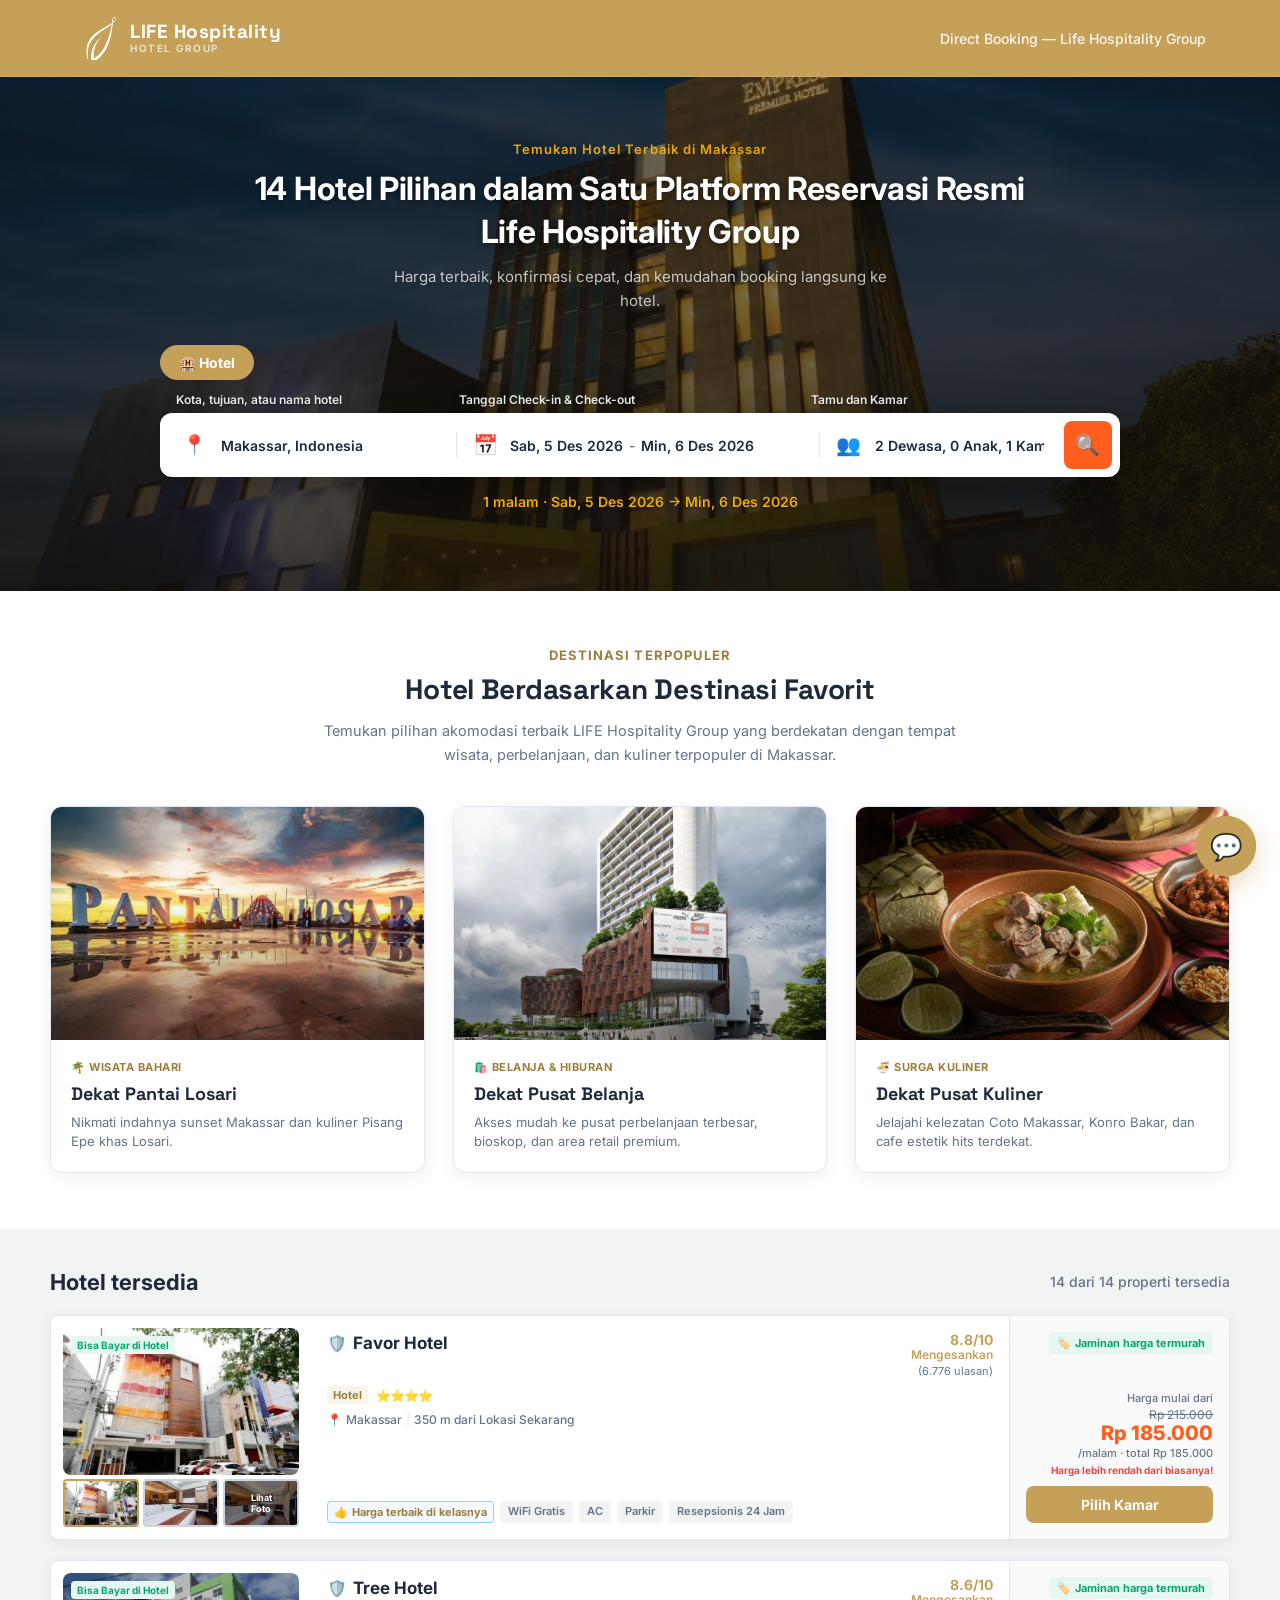
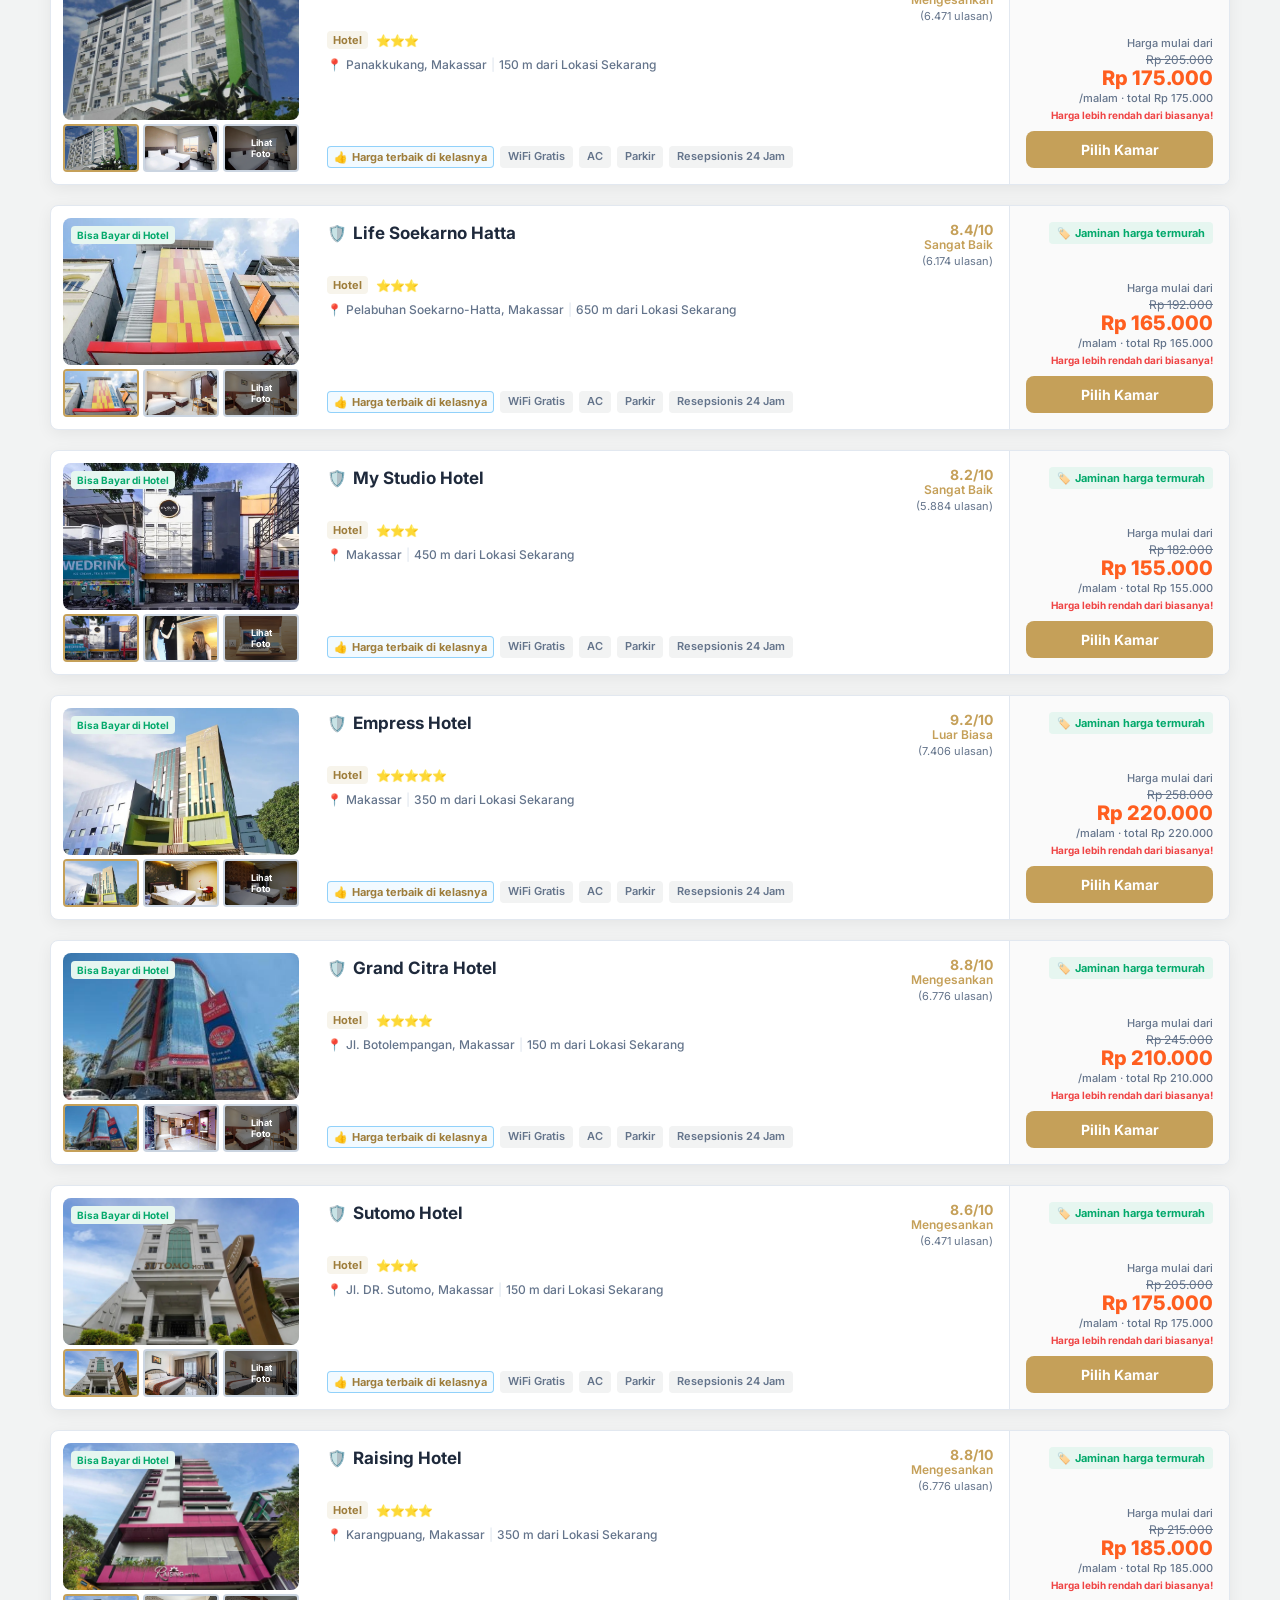
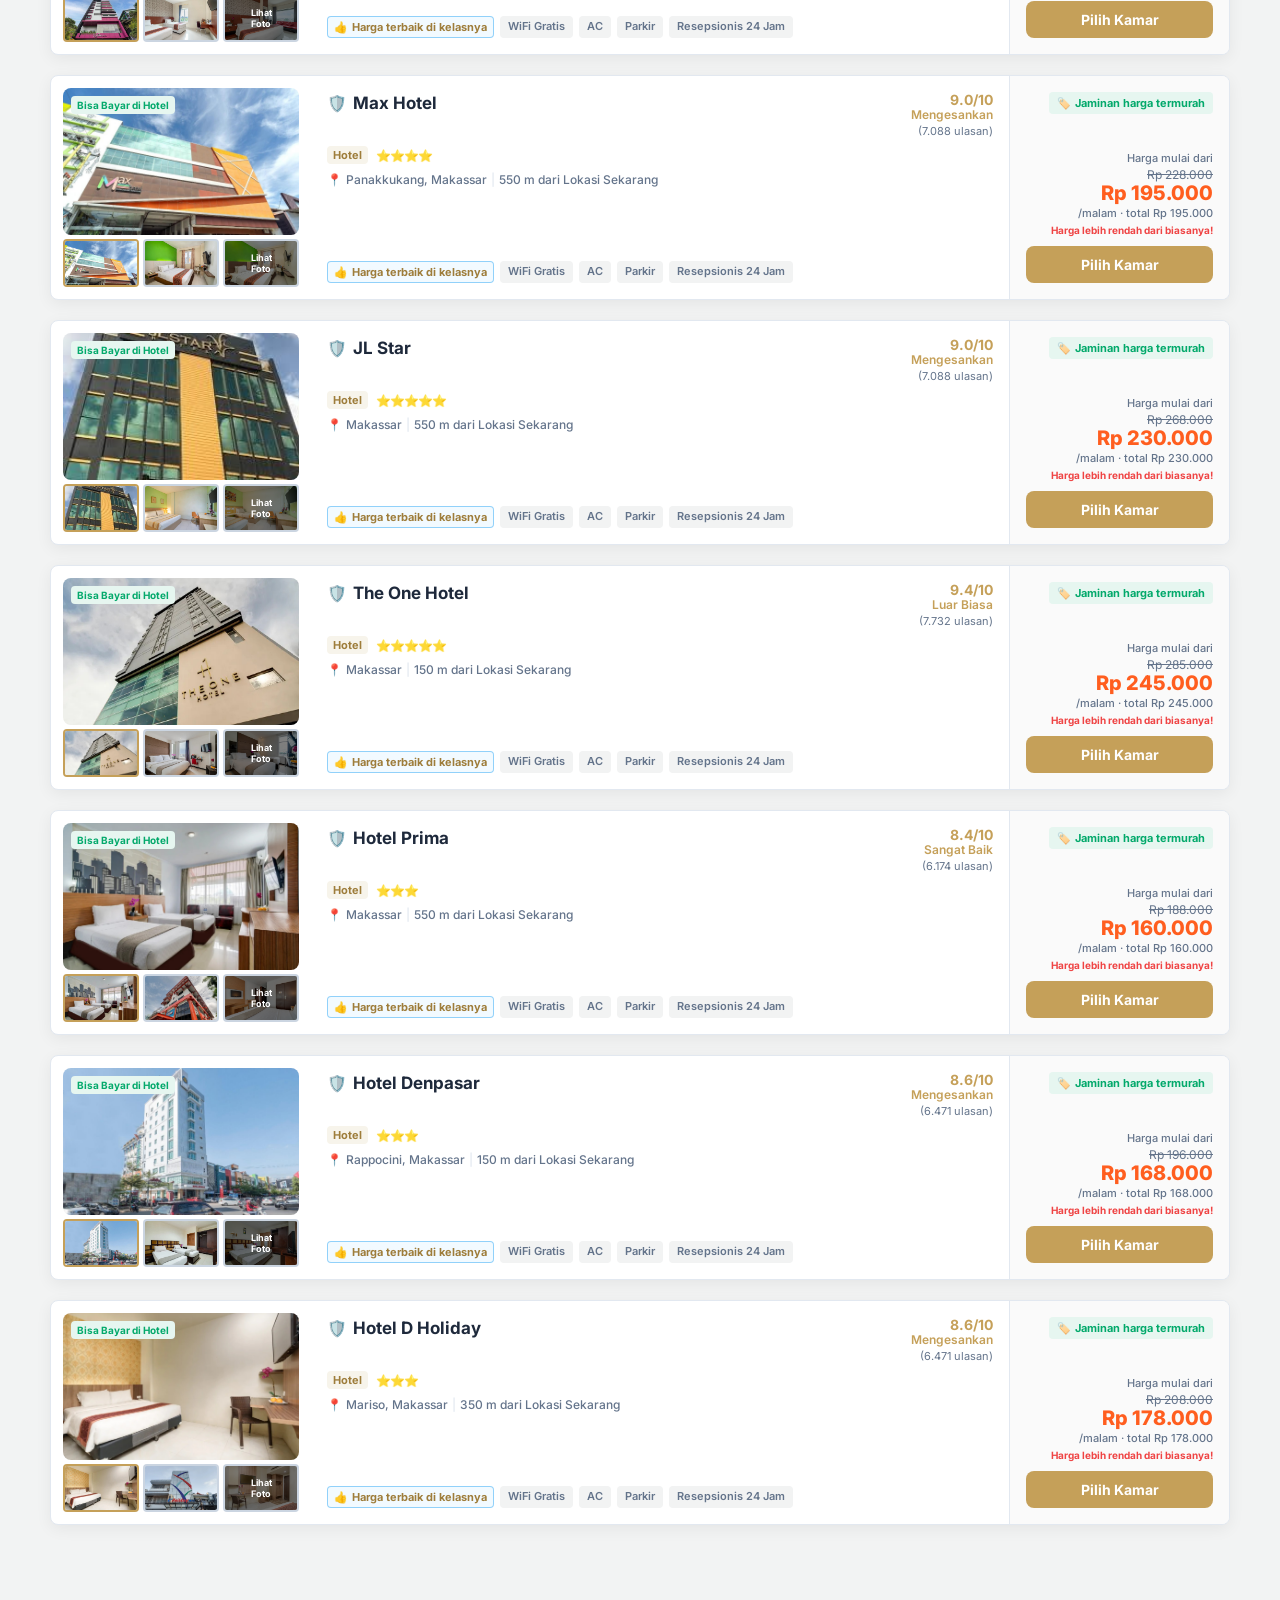
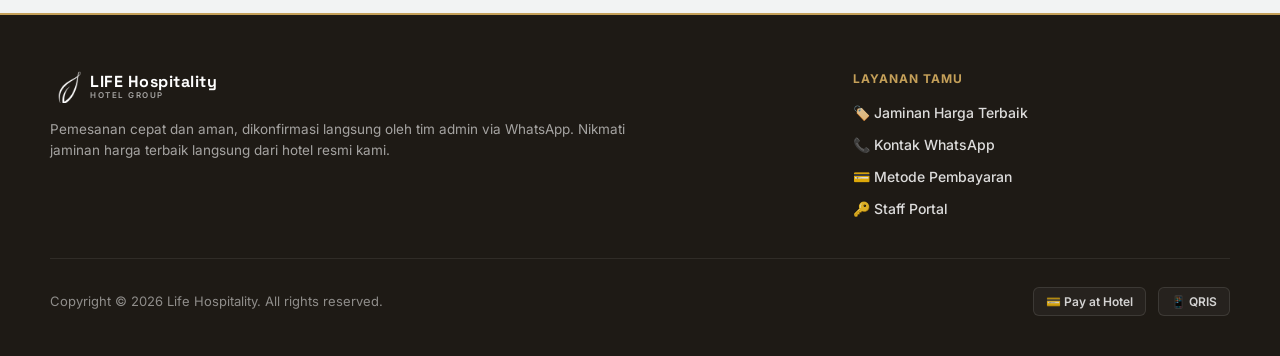
<file: index.html>
<!DOCTYPE html>
<html lang="id">
<head>
<meta charset="UTF-8" />
<meta name="viewport" content="width=device-width, initial-scale=1.0" />
<title>LIFE Hospitality — Direct Booking</title>
<link rel="preconnect" href="https://fonts.googleapis.com">
<link rel="preconnect" href="https://fonts.gstatic.com" crossorigin>
<link href="https://fonts.googleapis.com/css2?family=Space+Grotesk:wght@500;700&family=Inter:wght@400;500;600;700&family=JetBrains+Mono:wght@500;700&display=swap" rel="stylesheet">
<link rel="stylesheet" href="style.css">
</head>
<body>

<!-- ============ HEADER ============ -->
<header class="topbar">
  <div class="topbar__inner">
    <div class="brand">
      <div class="brand__logo-wrapper">
        <img src="img/logo-life-hospitality.png" alt="Life Hospitality Logo" class="brand__logo-img">
      </div>
      <div class="brand__text">
        <span class="brand__title">LIFE Hospitality</span>
        <span class="brand__subtitle">Hotel Group</span>
      </div>
    </div>
    <div class="topbar__tag">Direct Booking — Life Hospitality Group</div>
  </div>
</header>

<!-- ============ HERO / SEARCH ============ -->
<section class="hero">
  <div class="hero__inner">
    <p class="hero__eyebrow">Temukan Hotel Terbaik di Makassar</p>
    <h1 class="hero__title">14 Hotel Pilihan dalam Satu Platform Reservasi Resmi <span style="white-space:nowrap">Life Hospitality Group</span></h1>
    <p class="hero__sub">Harga terbaik, konfirmasi cepat, dan kemudahan booking langsung ke hotel.</p>

    <div class="search-container">
      <div class="search-tabs">
        <button type="button" class="search-tab active">🏨 Hotel</button>
      </div>
      
      <div class="search-labels">
        <span class="search-label">Kota, tujuan, atau nama hotel</span>
        <span class="search-label">Tanggal Check-in & Check-out</span>
        <span class="search-label">Tamu dan Kamar</span>
      </div>
      
      <form class="searchbar" id="searchForm">
        <div class="searchbar__field searchbar__field--location">
          <span class="searchbar__icon">📍</span>
          <input type="text" id="destination" placeholder="Kota, hotel, tempat wisata" value="Makassar, Indonesia" readonly>
        </div>
        <div class="searchbar__field searchbar__field--date" id="datePickerTrigger" style="cursor: pointer;">
          <span class="searchbar__icon">📅</span>
          <div class="date-display-wrapper" style="display: flex; align-items: center; gap: 6px; font-size: 14px; font-weight: 600; color: var(--text-dark); width: 100%; user-select: none;">
            <span id="checkinDisplay" style="white-space: nowrap;">Pilih Tanggal</span>
            <span class="date-display-sep" style="color: var(--text-muted); font-weight: 500;">-</span>
            <span id="checkoutDisplay" style="white-space: nowrap;">Pilih Tanggal</span>
          </div>
          <input type="hidden" id="checkin" name="checkin" required>
          <input type="hidden" id="checkout" name="checkout" required>
        </div>
        <div class="searchbar__field searchbar__field--guests" id="guestsPickerTrigger" style="cursor: pointer;">
          <span class="searchbar__icon">👥</span>
          <input type="text" id="guests" value="2 Dewasa, 0 Anak, 1 Kamar" readonly style="cursor: pointer;">
        </div>
        <button type="submit" class="searchbar__btn" aria-label="Cari">🔍</button>
      </form>

      <!-- Custom Datepicker Popover (Traveloka Style) -->
      <div class="traveloka-datepicker" id="travelokaDatePicker" style="display: none;">
        <div class="datepicker-header">
          <div class="datepicker-summary">
            <div class="datepicker-summary__item">
              <span class="summary-label">Check-In</span>
              <span class="summary-value" id="pickerCheckinVal">Pilih Tanggal</span>
            </div>
            <div class="datepicker-summary__sep">➔</div>
            <div class="datepicker-summary__item">
              <span class="summary-label">Check-Out</span>
              <span class="summary-value" id="pickerCheckoutVal">Pilih Tanggal</span>
            </div>
          </div>
          <button type="button" class="datepicker-close-btn" id="pickerCloseBtn">Selesai</button>
        </div>
        <div class="datepicker-calendars">
          <!-- Calendar Month 1 -->
          <div class="datepicker-month">
            <div class="datepicker-month-header">
              <button type="button" class="datepicker-nav-btn datepicker-nav-btn--prev" id="pickerPrevBtn">❮</button>
              <span class="datepicker-month-title" id="monthTitleLeft">Bulan 1</span>
              <button type="button" class="datepicker-nav-btn datepicker-nav-btn--next mobile-only-nav" id="pickerNextBtnMobile">❯</button>
            </div>
            <div class="datepicker-weekdays">
              <span>Sen</span><span>Sel</span><span>Rab</span><span>Kam</span><span>Jum</span><span>Sab</span><span class="sun">Min</span>
            </div>
            <div class="datepicker-days" id="daysContainerLeft"></div>
          </div>
          <!-- Calendar Month 2 -->
          <div class="datepicker-month">
            <div class="datepicker-month-header">
              <button type="button" class="datepicker-nav-btn datepicker-nav-btn--prev mobile-only-nav" id="pickerPrevBtnMobile">❮</button>
              <span class="datepicker-month-title" id="monthTitleRight">Bulan 2</span>
              <button type="button" class="datepicker-nav-btn datepicker-nav-btn--next" id="pickerNextBtn">❯</button>
            </div>
            <div class="datepicker-weekdays">
              <span>Sen</span><span>Sel</span><span>Rab</span><span>Kam</span><span>Jum</span><span>Sab</span><span class="sun">Min</span>
            </div>
            <div class="datepicker-days" id="daysContainerRight"></div>
          </div>
        </div>
      </div>

      <!-- Custom Guests Picker Popover (Traveloka Style) -->
      <div class="traveloka-guestspicker" id="guestsPicker" style="display: none;">
        <div class="guestspicker-row">
          <div class="guestspicker-label-group">
            <span class="guestspicker-icon">🛏️</span>
            <div class="guestspicker-label-info">
              <span class="guestspicker-title">Kamar</span>
              <span class="guestspicker-subtitle">Jumlah kamar dipesan</span>
            </div>
          </div>
          <div class="guestspicker-counter">
            <button type="button" class="counter-btn" id="btnDecRooms">-</button>
            <span class="counter-val" id="valRooms">1</span>
            <button type="button" class="counter-btn" id="btnIncRooms">+</button>
          </div>
        </div>
        
        <div class="guestspicker-row">
          <div class="guestspicker-label-group">
            <span class="guestspicker-icon">👤</span>
            <div class="guestspicker-label-info">
              <span class="guestspicker-title">Dewasa</span>
              <span class="guestspicker-subtitle">Usia 12 tahun ke atas</span>
            </div>
          </div>
          <div class="guestspicker-counter">
            <button type="button" class="counter-btn" id="btnDecAdults">-</button>
            <span class="counter-val" id="valAdults">2</span>
            <button type="button" class="counter-btn" id="btnIncAdults">+</button>
          </div>
        </div>

        <div class="guestspicker-row">
          <div class="guestspicker-label-group">
            <span class="guestspicker-icon">👶</span>
            <div class="guestspicker-label-info">
              <span class="guestspicker-title">Anak-anak</span>
              <span class="guestspicker-subtitle">Usia 0 - 11 tahun</span>
            </div>
          </div>
          <div class="guestspicker-counter">
            <button type="button" class="counter-btn" id="btnDecKids">-</button>
            <span class="counter-val" id="valKids">0</span>
            <button type="button" class="counter-btn" id="btnIncKids">+</button>
          </div>
        </div>

        <div class="guestspicker-footer">
          <button type="button" class="datepicker-close-btn" id="btnGuestsDone" style="width: 100%;">Selesai</button>
        </div>
      </div>
    </div>
    <p class="hero__nights" id="nightsInfo" aria-live="polite"></p>
  </div>
</section>


<!-- ============ DESTINASI FAVORIT ============ -->
<section class="destinasi" id="destinasiSection">
  <div class="destinasi__inner">
    <div class="destinasi__head">
      <p class="destinasi__eyebrow">Destinasi Terpopuler</p>
      <h2 class="destinasi__title">Hotel Berdasarkan Destinasi Favorit</h2>
      <p class="destinasi__sub">Temukan pilihan akomodasi terbaik LIFE Hospitality Group yang berdekatan dengan tempat wisata, perbelanjaan, dan kuliner terpopuler di Makassar.</p>
    </div>
    
    <div class="destinasi__grid">
      <!-- Card Pantai Losari -->
      <div class="destinasi-card" data-destination="losari">
        <div class="destinasi-card__media">
          <img src="img/losari-dest.png" alt="Pantai Losari Makassar">
          <div class="destinasi-card__overlay"></div>
        </div>
        <div class="destinasi-card__content">
          <span class="destinasi-card__tag">🌴 Wisata Bahari</span>
          <h3 class="destinasi-card__title">Dekat Pantai Losari</h3>
          <p class="destinasi-card__desc">Nikmati indahnya sunset Makassar dan kuliner Pisang Epe khas Losari.</p>
        </div>
      </div>
      
      <!-- Card Pusat Perbelanjaan -->
      <div class="destinasi-card" data-destination="mall">
        <div class="destinasi-card__media">
          <img src="img/mall-dest.png" alt="Pusat Perbelanjaan Nipah Mall / Mall Panakkukang">
          <div class="destinasi-card__overlay"></div>
        </div>
        <div class="destinasi-card__content">
          <span class="destinasi-card__tag">🛍️ Belanja & Hiburan</span>
          <h3 class="destinasi-card__title">Dekat Pusat Belanja</h3>
          <p class="destinasi-card__desc">Akses mudah ke pusat perbelanjaan terbesar, bioskop, dan area retail premium.</p>
        </div>
      </div>
      
      <!-- Card Pusat Kuliner & Cafe -->
      <div class="destinasi-card" data-destination="kuliner">
        <div class="destinasi-card__media">
          <img src="img/kuliner-dest.png" alt="Kuliner Makassar">
          <div class="destinasi-card__overlay"></div>
        </div>
        <div class="destinasi-card__content">
          <span class="destinasi-card__tag">🍜 Surga Kuliner</span>
          <h3 class="destinasi-card__title">Dekat Pusat Kuliner</h3>
          <p class="destinasi-card__desc">Jelajahi kelezatan Coto Makassar, Konro Bakar, dan cafe estetik hits terdekat.</p>
        </div>
      </div>
    </div>
  </div>
</section>

<!-- ============ DETAIL DESTINASI ============ -->
<section class="destinasi-detail" id="destinationDetailSection" style="display: none;">
  <div class="destinasi-detail__inner">
    <div class="destinasi-detail__header">
      <button class="btn-back" id="backToHomeBtn">← Kembali ke Beranda</button>
      <div class="destinasi-detail__meta">
        <h2 class="destinasi-detail__title" id="destDetailTitle">Hotel Dekat Pantai Losari</h2>
        <p class="destinasi-detail__desc" id="destDetailDesc">Menampilkan daftar hotel pilihan terbaik dekat Pantai Losari dengan jaminan harga langsung.</p>
      </div>
    </div>
    
    <div class="hotel-grid" id="destHotelGrid">
      <!-- Diisi secara dinamis -->
    </div>
  </div>
</section>

<!-- ============ RESULTS ============ -->
<section class="results" id="resultsSection">
  <div class="results__inner">
    <div class="results__head">
      <h2 id="resultsTitle">Hotel tersedia</h2>
      <span class="results__count" id="resultsCount"></span>
    </div>
    <div class="hotel-grid" id="hotelGrid"></div>
  </div>
</section>

<!-- ============ FOOTER ============ -->
<footer class="footer">
  <div class="footer__inner">
    <div class="footer__main">
      <div class="footer__brand-block">
        <div class="footer__brand">
          <div class="brand__logo-wrapper" style="width: 32px; height: 32px; overflow: hidden; display: flex; align-items: flex-start; justify-content: center;">
            <img src="img/logo-life-hospitality.png" alt="Life Hospitality Logo" class="brand__logo-img" style="width: 100%; height: 155%; object-fit: cover; object-position: top center; filter: brightness(0) invert(1);">
          </div>
          <div class="brand__text" style="text-align: left; display: flex; flex-direction: column; line-height: 1.15; margin-left: 8px;">
            <span class="brand__title" style="font-size: 16px; color: var(--white); font-family: 'Space Grotesk', sans-serif; font-weight: 700; letter-spacing: 0.5px;">LIFE Hospitality</span>
            <span class="brand__subtitle" style="font-size: 8px; color: rgba(255, 255, 255, 0.6); font-weight: 600; text-transform: uppercase; letter-spacing: 1.5px;">Hotel Group</span>
          </div>
        </div>
        <p class="footer__desc">Pemesanan cepat dan aman, dikonfirmasi langsung oleh tim admin via WhatsApp. Nikmati jaminan harga terbaik langsung dari hotel resmi kami.</p>
      </div>
      <div class="footer__links-block">
        <span class="footer__links-title">Layanan Tamu</span>
        <ul class="footer__links">
          <li><a href="#" class="chat-trigger-faq" data-faq="harga">🏷️ Jaminan Harga Terbaik</a></li>
          <li><a href="#" class="chat-trigger-faq" data-faq="wa">📞 Kontak WhatsApp</a></li>
          <li><a href="#" class="chat-trigger-faq" data-faq="bayar">💳 Metode Pembayaran</a></li>
          <li><a href="dashboard.html" target="_blank">🔑 Staff Portal</a></li>
        </ul>
      </div>
    </div>
    <div class="footer__bottom">
      <p class="footer__copy">Copyright &copy; <span id="copyrightYear">2026</span> Life Hospitality. All rights reserved.</p>
      <div class="footer__payment-methods">
        <span class="payment-badge">💳 Pay at Hotel</span>
        <span class="payment-badge">📱 QRIS</span>
      </div>
    </div>
  </div>
</footer>

<!-- ============ BOOKING MODAL ============ -->
<div class="modal" id="bookingModal" aria-hidden="true">
  <div class="modal__overlay" id="modalOverlay"></div>
  <div class="modal__panel" role="dialog" aria-modal="true" aria-labelledby="modalHotelName">
    <button class="modal__close" id="modalClose" aria-label="Tutup">✕</button>

    <!-- STEP 1: FORM -->
    <div class="modal__step" id="stepForm">
      <p class="modal__eyebrow">Pemesanan kamar</p>
      <h3 class="modal__hotel-name" id="modalHotelName"></h3>
      <p class="modal__hotel-area" id="modalHotelArea"></p>

      <div class="ticket" id="modalTicket">
        <div class="ticket__seg">
          <span class="ticket__label">Check-in</span>
          <span class="ticket__value" id="ticketCheckin">—</span>
        </div>
        <div class="ticket__seg ticket__seg--mid">
          <span class="ticket__label">Malam</span>
          <span class="ticket__value" id="ticketNights">—</span>
        </div>
        <div class="ticket__seg">
          <span class="ticket__label">Check-out</span>
          <span class="ticket__value" id="ticketCheckout">—</span>
        </div>
      </div>

      <p class="modal__total">Estimasi total: <strong id="modalTotal">Rp 0</strong></p>
      <p id="modalRoomsInfo" style="display: none; font-size: 12px; color: var(--text-muted); margin: -10px 0 12px; text-align: center;"></p>

      <form id="guestForm" class="guest-form">
        <label class="field">
          <span>Nama lengkap</span>
          <input type="text" name="name" required placeholder="Nama sesuai identitas">
        </label>
        <label class="field">
          <span>Nomor HP / WhatsApp</span>
          <input type="tel" name="phone" required placeholder="08xxxxxxxxxx">
        </label>
        <label class="field">
          <span>Alamat email</span>
          <input type="email" name="email" required placeholder="nama@email.com">
        </label>

        <fieldset class="field field--payment">
          <span>Tipe kamar</span>
          <div class="payment-options" id="roomOptionsContainer">
            <!-- Dynamic room options rendered programmatically -->
          </div>
        </fieldset>

        <fieldset class="field field--payment">
          <span>Metode pembayaran</span>
          <div class="payment-options">
            <label class="payment-option">
              <input type="radio" name="payment" value="qris" required>
              <span class="payment-option__title">QRIS</span>
              <span class="payment-option__desc">Admin kirim kode QRIS &amp; validasi manual</span>
            </label>
            <label class="payment-option">
              <input type="radio" name="payment" value="hotel" required>
              <span class="payment-option__title">Bayar di hotel</span>
              <span class="payment-option__desc">Dapat kode booking, bayar saat tiba</span>
            </label>
          </div>
        </fieldset>

        <button type="submit" class="btn btn--primary btn--block">Lanjutkan ke WhatsApp</button>
      </form>
    </div>

    <!-- STEP 2: CONFIRMATION (only shown for "bayar di hotel" to reveal booking code first) -->
    <div class="modal__step" id="stepConfirm" hidden>
      <p class="modal__eyebrow">Kode booking kamu</p>
      <h3>Tunjukkan kode ini saat check-in</h3>
      <div class="booking-code" id="bookingCodeDisplay">LH-0000</div>
      <p class="modal__hint">Simpan kode ini. Pembayaran dilakukan langsung di hotel saat kamu tiba. Lanjutkan ke WhatsApp untuk konfirmasi ke admin.</p>
      <button class="btn btn--primary btn--block" id="goToWhatsapp">Lanjutkan ke WhatsApp</button>
  </div>
</div>
</div>

<!-- ============ CHATBOT WIDGET ============ -->
<div class="chat-widget" id="chatWidget">
  <button class="chat-widget__toggle" id="chatToggle" aria-label="Buka Asisten Virtual">
    <span class="chat-widget__pulse"></span>
    <span class="chat-widget__icon">💬</span>
  </button>
  
  <div class="chat-window" id="chatWindow" hidden>
    <div class="chat-window__header">
      <div class="chat-window__brand">
        <span class="chat-window__avatar">🛎️</span>
        <div class="chat-window__title-container">
          <h4 class="chat-window__title">Asisten LIFE Hospitality</h4>
          <span class="chat-window__status"><span class="chat-window__status-dot"></span> Online</span>
        </div>
      </div>
      <button class="chat-window__close" id="chatClose" aria-label="Tutup">✕</button>
    </div>
    
    <div class="chat-window__body" id="chatBody"></div>
    
    <div class="chat-window__quick-replies" id="chatQuickReplies"></div>
    
    <form class="chat-window__footer" id="chatForm">
      <input type="text" id="chatInput" placeholder="Tulis pertanyaan Anda..." autocomplete="off" required>
      <button type="submit" class="chat-window__send" aria-label="Kirim">➔</button>
    </form>
  </div>
</div>

<script src="hotels-config.js"></script>
<script src="script.js"></script>
</body>
</html>
</file>
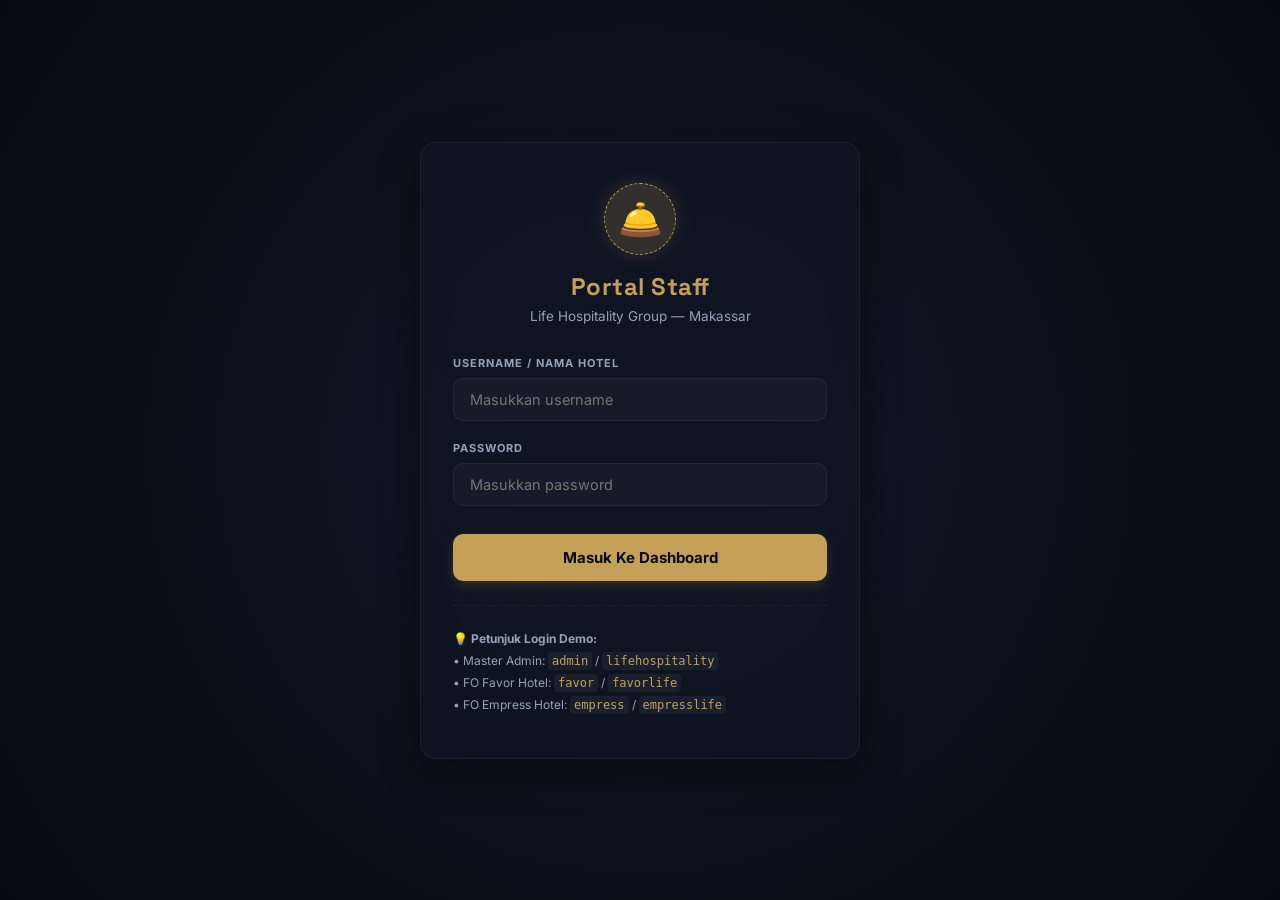
<file: dashboard.html>
<!DOCTYPE html>
<html lang="id">
<head>
  <meta charset="UTF-8">
  <meta name="viewport" content="width=device-width, initial-scale=1.0">
  <title>LIFE Hospitality — Dashboard Staff & FO</title>
  <link rel="preconnect" href="https://fonts.googleapis.com">
  <link rel="preconnect" href="https://fonts.gstatic.com" crossorigin>
  <link href="https://fonts.googleapis.com/css2?family=Space+Grotesk:wght@500;700&family=Inter:wght@400;500;600;700&display=swap" rel="stylesheet">
  <link rel="stylesheet" href="style.css">
  <link rel="stylesheet" href="dashboard.css">
</head>
<body class="dashboard-body">

  <!-- ============ LOGIN PANEL ============ -->
  <div class="login-overlay" id="loginOverlay">
    <div class="login-card">
      <div class="login-card__header">
        <span class="login-card__avatar">🛎️</span>
        <h2 class="login-card__title">Portal Staff</h2>
        <p class="login-card__subtitle">Life Hospitality Group — Makassar</p>
      </div>
      
      <form class="login-card__form" id="loginForm">
        <div class="login-field">
          <label for="username">Username / Nama Hotel</label>
          <input type="text" id="username" placeholder="Masukkan username" required autocomplete="username">
        </div>
        <div class="login-field">
          <label for="password">Password</label>
          <input type="password" id="password" placeholder="Masukkan password" required autocomplete="current-password">
        </div>
        <div class="login-error" id="loginError" hidden>Username atau password salah!</div>
        <button type="submit" class="btn btn--primary btn--block login-btn">Masuk Ke Dashboard</button>
      </form>
      
      <div class="login-hint">
        <p><strong>💡 Petunjuk Login Demo:</strong></p>
        <p>• Master Admin: <code>admin</code> / <code>lifehospitality</code></p>
        <p>• FO Favor Hotel: <code>favor</code> / <code>favorlife</code></p>
        <p>• FO Empress Hotel: <code>empress</code> / <code>empresslife</code></p>
      </div>
    </div>
  </div>

  <!-- ============ MAIN DASHBOARD ============ -->
  <div class="dash-container" id="dashContainer" style="display: none;">
    <!-- Header -->
    <header class="dash-header">
      <div class="dash-header__brand">
        <div class="brand__logo-wrapper" style="width: 36px; height: 36px;">
          <img src="img/logo-life-hospitality.png" alt="Life Hospitality Logo" class="brand__logo-img" style="height: 155%;">
        </div>
        <div class="brand__text">
          <span class="brand__title" style="font-size: 16px;">LIFE Hospitality</span>
          <span class="brand__subtitle" style="font-size: 9px; letter-spacing: 1px;">STAFF PORTAL</span>
        </div>
      </div>
      
      <div class="dash-header__user">
        <span class="dash-header__welcome">Selamat Bekerja, <strong id="activeHotelLabel">Admin</strong> 🏨</span>
        <button class="btn reset-btn" id="resetBtn" style="border-color: var(--dash-warning); color: var(--dash-warning); margin-right: 8px;">Reset Data</button>
        <button class="btn logout-btn" id="logoutBtn">Keluar</button>
      </div>
    </header>

    <!-- Stats summary cards -->
    <section class="dash-stats">
      <div class="stat-card">
        <span class="stat-card__icon">📈</span>
        <div class="stat-card__info">
          <span class="stat-card__label">Total Booking</span>
          <h3 class="stat-card__value" id="statTotalBookings">0</h3>
        </div>
      </div>
      <div class="stat-card stat-card--success">
        <span class="stat-card__icon">🔑</span>
        <div class="stat-card__info">
          <span class="stat-card__label">Checked-in</span>
          <h3 class="stat-card__value" id="statCheckedIn">0</h3>
        </div>
      </div>
      <div class="stat-card stat-card--warning">
        <span class="stat-card__icon">🛏️</span>
        <div class="stat-card__info">
          <span class="stat-card__label" id="statQuotaLabel">Sisa Kuota Hari Ini</span>
          <h3 class="stat-card__value" id="statTotalQuota">0</h3>
          <span style="font-size: 11px; color: var(--dash-text-muted); margin-top: 2px; display: block;" id="statQuotaSub">semua hotel</span>
        </div>
      </div>
    </section>

    <!-- Navigation Tabs -->
    <nav class="dash-tabs">
      <button class="dash-tab active" data-tab="bookingsTab">📋 Log Booking (FO)</button>
      <button class="dash-tab" data-tab="quotasTab">⚙️ Database & Konfigurasi Hotel</button>
      <button class="dash-tab" data-tab="reportsTab" id="reportsTabBtn" style="display: none;">📊 Laporan & Analitik (Admin)</button>
    </nav>

    <!-- TAB 1: BOOKING LOG -->
    <main class="dash-panel active" id="bookingsTab">
      <div class="panel-header">
        <h2 class="panel-title">Daftar Kode Booking Tamu</h2>
        
        <!-- Filters -->
        <div class="panel-filters">
          <div class="filter-group" id="hotelFilterGroup">
            <label for="hotelFilter">Filter Hotel</label>
            <select id="hotelFilter">
              <option value="all">Semua Hotel</option>
            </select>
          </div>
          <div class="filter-group">
            <label for="searchFilter">Cari Tamu / Kode</label>
            <input type="text" id="searchFilter" placeholder="Cari nama atau kode booking...">
          </div>
          <div class="filter-group">
            <label for="dateFilter">Tanggal Check-In (Riwayat)</label>
            <input type="date" id="dateFilter">
          </div>
          <div class="filter-group" style="justify-content: flex-end; align-self: flex-end;">
            <button class="btn export-btn" id="exportBookingsBtn">📥 Export ke Excel</button>
          </div>
        </div>
      </div>

      <!-- Daily Recap Bar -->
      <div class="recap-bar" id="recapBar" style="display: none;">
        <div class="recap-bar__info">
          <span class="recap-bar__title">📅 Rekapan Tanggal <strong id="recapDateVal">—</strong></span>
          <div class="recap-bar__stats">
            <span class="recap-stat"><span class="recap-stat__dot recap-stat__dot--success"></span><strong id="recapCheckedInVal">0</strong> Checked-in</span>
            <span class="recap-stat"><span class="recap-stat__dot recap-stat__dot--warning"></span><strong id="recapConfirmedVal">0</strong> Confirmed</span>
            <span class="recap-stat"><span class="recap-stat__dot recap-stat__dot--danger"></span><strong id="recapCancelledVal">0</strong> Cancelled</span>
          </div>
        </div>
        <div class="recap-bar__revenue">
          <span class="recap-revenue__label">Total Pendapatan:</span>
          <strong class="recap-revenue__val" id="recapRevenueVal">Rp 0</strong>
        </div>
      </div>

      <div class="table-container">
        <table class="dash-table">
          <thead>
            <tr>
              <th>Kode Booking</th>
              <th>Nama Tamu</th>
              <th>Kontak</th>
              <th>Hotel</th>
              <th>Tipe Kamar</th>
              <th>Kamar</th>
              <th>Check In / Out</th>
              <th>Estimasi Total</th>
              <th>Metode</th>
              <th>Status</th>
              <th>Aksi</th>
            </tr>
          </thead>
          <tbody id="bookingsTableBody">
            <!-- Dynamic rows -->
          </tbody>
        </table>
      </div>
    </main>

    <!-- TAB 2: DATABASE & CONFIGURATION -->
    <main class="dash-panel" id="quotasTab">
      <div class="panel-header">
        <div>
          <h2 class="panel-title">Database & Konfigurasi Hotel</h2>
          <p class="panel-desc">Kelola ketersediaan kuota harian, edit nama/harga/wilayah, serta konfigurasikan detail tipe kamar hotel.</p>
        </div>
        <div style="display: flex; gap: 8px; align-items: center;">
          <button class="btn export-btn" id="saveAllHotelsBtn" style="border-color: var(--dash-success); color: var(--dash-success);">💾 Simpan Semua Perubahan</button>
          <button class="btn export-btn" id="addHotelBtn" style="border-color: var(--dash-gold); color: var(--dash-gold); display: none;">➕ Tambah Hotel Baru</button>
        </div>
      </div>

      <!-- Date Filter Bar -->
      <div id="quotaDateBar" class="quota-date-bar">
        <span style="font-size: 13px; font-weight: 700; color: var(--dash-gold);">📅 Cek Ketersediaan Tanggal:</span>
        <input type="date" id="quotaDateFilter" style="background: rgba(255,255,255,0.05); border: 1px solid var(--dash-border); color: var(--dash-text); padding: 6px 12px; border-radius: 8px; font-size: 13px; font-weight: 600; cursor: pointer; outline: none;">
        <button id="quotaDateToday" style="background: rgba(197,160,89,0.15); border: 1px solid rgba(197,160,89,0.4); color: var(--dash-gold); padding: 6px 14px; border-radius: 8px; font-size: 12px; font-weight: 700; cursor: pointer;">Hari Ini</button>
        <span id="quotaDateLabel" style="font-size: 12px; color: var(--dash-text-muted); margin-left: 4px;"></span>
        <div style="margin-left: auto; display: flex; align-items: center; gap: 8px;">
          <span style="font-size: 12px; color: var(--dash-text-muted);">Total tersedia:</span>
          <span id="quotaDateTotal" style="font-size: 18px; font-weight: 800; color: var(--dash-gold);">—</span>
          <span style="font-size: 12px; color: var(--dash-text-muted);">kamar (semua hotel)</span>
        </div>
      </div>

      <div class="table-container">
        <table class="dash-table">
          <thead>
            <tr>
              <th>Nama Hotel</th>
              <th>Wilayah/Area</th>
              <th>Harga Dasar</th>
              <th>Destinasi Terdekat</th>
              <th>Status Website</th>
              <th id="quotaColHeader">Sisa Kuota</th>
              <th>Aksi</th>
            </tr>
          </thead>
          <tbody id="quotasTableBody">
            <!-- Dynamic rows -->
          </tbody>
        </table>
      </div>
    </main>

    <!-- TAB 3: REPORTS & ANALYTICS -->
    <main class="dash-panel" id="reportsTab">
      <div class="panel-header">
        <div>
          <h2 class="panel-title">Analitik & Laporan Reservasi</h2>
          <p class="panel-desc">Analisis pola kunjungan tamu, jam sibuk, dan performa keuangan grup hotel.</p>
        </div>
      </div>

      <div class="reports-grid">
        <!-- Monthly Revenue Report -->
        <div class="report-card">
          <div style="display: flex; justify-content: space-between; align-items: center; border-bottom: 1px dashed var(--dash-border); padding-bottom: 12px; margin-bottom: 4px;">
            <h3 class="report-card__title" style="border-bottom: none; padding-bottom: 0; margin-bottom: 0;">📅 Ringkasan Pendapatan Bulanan</h3>
            <button class="action-btn action-btn--success" id="exportMonthlyBtn" style="font-size: 11px; padding: 4px 10px; margin-left: auto;">📥 Export Excel</button>
          </div>
          <div class="table-container" style="background: transparent; border: none;">
            <table class="dash-table" style="font-size: 13px;">
              <thead>
                <tr>
                  <th>Bulan</th>
                  <th>Jumlah Booking</th>
                  <th>Total Pendapatan</th>
                </tr>
              </thead>
              <tbody id="monthlyReportBody">
                <!-- Generated dynamically -->
              </tbody>
            </table>
          </div>
        </div>

        <!-- Busy Days Chart -->
        <div class="report-card">
          <h3 class="report-card__title">🗓️ Hari Ramai Check-In (Mingguan)</h3>
          <div id="busyDaysChart" style="display: flex; flex-direction: column; gap: 8px; margin-top: 8px;">
            <!-- Generated dynamically -->
          </div>
        </div>

        <!-- Busy Hours Chart -->
        <div class="report-card">
          <h3 class="report-card__title">⏰ Jam Ramai Check-In (Harian)</h3>
          <div id="busyHoursChart" style="display: flex; flex-direction: column; gap: 8px; margin-top: 8px;">
            <!-- Generated dynamically -->
          </div>
        </div>
      </div>
    </main>
  </div>

  <!-- ============ ADD HOTEL MODAL ============ -->
  <div class="login-overlay" id="addHotelModal" style="display: none; z-index: 2100;">
    <div class="login-card" style="max-width: 500px; padding: 30px;">
      <div class="login-card__header" style="margin-bottom: 20px;">
        <span class="login-card__avatar">🏨</span>
        <h2 class="login-card__title">Tambah Hotel Baru</h2>
        <p class="login-card__subtitle">Masukkan detail properti hotel baru</p>
      </div>
      
      <form class="login-card__form" id="addHotelForm" style="gap: 15px;">
        <div class="login-field">
          <label for="newHotelName">Nama Hotel</label>
          <input type="text" id="newHotelName" placeholder="Contoh: Life Pettarani Hotel" required>
        </div>
        
        <div class="login-field">
          <label for="newHotelArea">Wilayah / Area</label>
          <input type="text" id="newHotelArea" placeholder="Contoh: Rappocini, Makassar" required>
        </div>

        <div style="display: grid; grid-template-columns: 1fr 1fr; gap: 15px;">
          <div class="login-field">
            <label for="newHotelPrice">Harga Jual (Rp)</label>
            <input type="number" id="newHotelPrice" placeholder="Contoh: 180000" required min="1000">
          </div>
          <div class="login-field">
            <label for="newHotelOrigPrice">Harga Coret (Rp)</label>
            <input type="number" id="newHotelOrigPrice" placeholder="Contoh: 210000" required min="1000">
          </div>
        </div>

        <div class="login-field">
          <label for="newHotelDest">Destinasi Terdekat</label>
          <select id="newHotelDest" style="width: 100%; background: rgba(255, 255, 255, 0.03); border: 1px solid var(--dash-border); color: var(--dash-text); padding: 10px 16px; border-radius: var(--radius-standard); outline: none;">
            <option value="none">Tidak Ada / Lainnya</option>
            <option value="losari">Dekat Pantai Losari</option>
            <option value="mall">Dekat Pusat Perbelanjaan</option>
            <option value="kuliner">Dekat Pusat Kuliner & Cafe</option>
            <option value="losari-kuliner">Dekat Losari & Kuliner</option>
            <option value="losari-mall">Dekat Losari & Pusat Belanja</option>
            <option value="mall-kuliner">Dekat Pusat Belanja & Kuliner</option>
            <option value="all">Dekat Semua Destinasi (Pantai, Mall, Kuliner)</option>
          </select>
        </div>

        <div class="login-field">
          <label for="newHotelDesc">Deskripsi Hotel</label>
          <input type="text" id="newHotelDesc" placeholder="Contoh: Hotel nyaman dekat pusat bisnis Pettarani" required>
        </div>

        <div style="display: flex; gap: 12px; margin-top: 10px;">
          <button type="button" class="btn btn--block" id="cancelAddHotelBtn" style="background: rgba(255, 255, 255, 0.05); color: var(--dash-text); border: 1px solid var(--dash-border);">Batal</button>
          <button type="submit" class="btn btn--primary btn--block login-btn" style="margin-top: 0;">Tambah Hotel</button>
        </div>
      </form>
    </div>
  </div>

  <script src="hotels-config.js"></script>
  <script src="dashboard.js"></script>
</body>
</html>
</file>
<file: style.css>
/* ============================================================
   LIFE Hospitality — Direct Booking
   Design tokens - Traveloka Aesthetic
   ============================================================ */
:root {
  --traveloka-blue: #C5A059; /* Soft Gold */
  --traveloka-blue-dark: #9E7D3B; /* Dark Gold for contrast */
  --traveloka-blue-light: #F7F4EB; /* Soft Cream/Light Gold */
  --traveloka-orange: #FF5E1F;
  --traveloka-orange-hover: #E04F16;
  --traveloka-yellow: #FFB703;
  --bg-gray: #F2F3F3;
  --white: #FFFFFF;
  --text-dark: #1E293B;
  --text-muted: #64748B;
  --border-color: #E2E8F0;
  --success-green: #03A96B;
  --success-green-light: #E6F6F0;
  
  --font-body: 'Inter', -apple-system, BlinkMacSystemFont, "Segoe UI", Roboto, Helvetica, Arial, sans-serif;
  
  --radius-standard: 8px;
  --radius-large: 12px;
  --shadow-card: 0 4px 16px rgba(0, 0, 0, 0.06);
  --shadow-hover: 0 8px 24px rgba(0, 0, 0, 0.12);
}

*{box-sizing:border-box;}
html,body{margin:0;padding:0;}
body{
  font-family:var(--font-body);
  background:var(--bg-gray);
  color:var(--text-dark);
  -webkit-font-smoothing:antialiased;
}
img{max-width:100%;display:block;}
button{font-family:inherit;cursor:pointer;}
input{font-family:inherit;}

@media (prefers-reduced-motion: reduce){
  *{animation-duration:0.001ms !important; transition-duration:0.001ms !important;}
}

/* ============ BUTTONS ============ */
.btn{
  border:none;
  border-radius:var(--radius-standard);
  padding:12px 24px;
  font-weight:700;
  font-size:15px;
  transition:background-color .15s ease, transform .1s ease;
}
.btn--primary{
  background:var(--traveloka-orange);
  color:var(--white);
}
.btn--primary:hover{ background:var(--traveloka-orange-hover); }
.btn--primary:active{ transform:scale(0.98); }
.btn--block{ width:100%; }

/* ============ TOPBAR ============ */
.topbar {
  background: var(--traveloka-blue);
  color: var(--white);
  border-bottom: 1px solid rgba(255, 255, 255, 0.1);
}
.topbar__inner {
  max-width: 1180px;
  margin: 0 auto;
  padding: 16px 24px;
  display: flex;
  align-items: center;
  justify-content: space-between;
  gap: 12px;
}
.brand {
  display: flex;
  align-items: center;
  gap: 12px;
}
.brand__logo-wrapper {
  width: 44px;
  height: 44px;
  overflow: hidden;
  display: flex;
  align-items: flex-start;
  justify-content: center;
}
.brand__logo-img {
  width: 100%;
  height: 155%;
  object-fit: cover;
  object-position: top center;
  filter: brightness(0) invert(1);
}
.brand__text {
  display: flex;
  flex-direction: column;
  line-height: 1.15;
}
.brand__title {
  font-family: 'Space Grotesk', 'Inter', sans-serif;
  font-size: 19px;
  font-weight: 700;
  color: var(--white);
  letter-spacing: 0.5px;
}
.brand__subtitle {
  font-family: 'Inter', sans-serif;
  font-size: 10px;
  color: rgba(255, 255, 255, 0.75);
  font-weight: 600;
  text-transform: uppercase;
  letter-spacing: 1.5px;
}
.topbar__tag {
  font-size: 14px;
  color: rgba(255, 255, 255, 0.9);
  font-weight: 500;
}

/* ============ HERO ============ */
.hero {
  background: linear-gradient(180deg, rgba(30, 26, 20, 0.4) 0%, rgba(20, 16, 10, 0.85) 100%), url('hero-bg.jpg') no-repeat center center;
  background-size: cover;
  color: var(--white);
  padding: 64px 24px 80px;
  position: relative;
}
.hero__inner {
  max-width: 960px;
  margin: 0 auto;
  text-align: center;
}
.hero__eyebrow {
  font-size: 13px;
  letter-spacing: 0.08em;
  text-transform: none;
  color: var(--traveloka-yellow);
  font-weight: 600;
  margin: 0 0 10px;
  opacity: 0.9;
}
.hero__title {
  font-weight: 700;
  font-size: clamp(22px, 3vw, 32px);
  line-height: 1.35;
  margin: 0 0 12px;
  text-shadow: 0 2px 6px rgba(0,0,0,0.4);
  letter-spacing: -0.01em;
}
.hero__sub {
  font-size: 15px;
  line-height: 1.6;
  color: rgba(255, 255, 255, 0.75);
  max-width: 520px;
  margin: 0 auto 32px;
  font-weight: 400;
  text-shadow: 0 1px 2px rgba(0,0,0,0.3);
}

/* ============ SEARCH CONTAINER & TABS (Traveloka layout) ============ */
.search-container {
  max-width: 960px;
  margin: 0 auto;
  text-align: left;
}
.search-tabs {
  display: flex;
  gap: 8px;
  margin-bottom: 12px;
}
.search-tab {
  background: rgba(14, 30, 48, 0.6);
  border: 1px solid rgba(255, 255, 255, 0.2);
  color: var(--white);
  padding: 8px 18px;
  border-radius: 999px;
  font-size: 14px;
  font-weight: 700;
  cursor: pointer;
  display: flex;
  align-items: center;
  gap: 6px;
  transition: all 0.2s;
}
.search-tab:hover {
  background: rgba(255, 255, 255, 0.15);
}
.search-tab.active {
  background: var(--traveloka-blue);
  border-color: var(--traveloka-blue);
  color: var(--white);
}

.search-labels {
  display: grid;
  grid-template-columns: 1.2fr 1.5fr 1fr 56px;
  gap: 8px;
  padding: 0 16px;
  margin-bottom: 6px;
}
.search-label {
  font-size: 12px;
  color: rgba(255, 255, 255, 0.9);
  font-weight: 600;
  text-shadow: 0 1px 2px rgba(0,0,0,0.5);
}

.searchbar {
  background: var(--white);
  border-radius: var(--radius-large);
  display: grid;
  grid-template-columns: 1.2fr 1.5fr 1fr auto;
  align-items: center;
  padding: 6px;
  box-shadow: 0 12px 32px rgba(0, 0, 0, 0.3);
}
.searchbar__field {
  display: flex;
  align-items: center;
  gap: 12px;
  padding: 10px 16px;
  position: relative;
  height: 100%;
}
.searchbar__field:not(:nth-last-child(2))::after {
  content: "";
  position: absolute;
  right: 0;
  top: 25%;
  height: 50%;
  width: 1px;
  background-color: var(--border-color);
}
.searchbar__icon {
  font-size: 20px;
  color: var(--traveloka-blue);
  flex-shrink: 0;
}
.searchbar__field input {
  border: none;
  font-size: 14px;
  color: var(--text-dark);
  font-weight: 600;
  background: transparent;
  width: 100%;
}
.searchbar__field input:focus {
  outline: none;
}
.searchbar__field:focus-within {
  background: var(--traveloka-blue-light);
  border-radius: var(--radius-standard);
}
.date-inputs {
  display: flex;
  align-items: center;
  gap: 6px;
  width: 100%;
}
.date-inputs input[type="date"] {
  width: auto;
  flex: 1;
}
.date-sep {
  color: var(--text-muted);
  font-weight: 700;
  font-size: 14px;
}
.searchbar__btn {
  background: var(--traveloka-orange);
  color: var(--white);
  border: none;
  border-radius: var(--radius-standard);
  width: 48px;
  height: 48px;
  display: flex;
  align-items: center;
  justify-content: center;
  font-size: 20px;
  cursor: pointer;
  transition: background-color 0.15s, transform 0.1s;
  margin: 2px;
}
.searchbar__btn:hover {
  background: var(--traveloka-orange-hover);
}
.searchbar__btn:active {
  transform: scale(0.95);
}
.hero__nights {
  margin: 16px 0 0;
  font-size: 14px;
  color: var(--traveloka-yellow);
  font-weight: 600;
  min-height: 18px;
  text-shadow: 0 1px 2px rgba(0,0,0,0.5);
}

/* ============ RESULTS ============ */
.results {
  padding: 40px 24px 24px;
}
.results__inner {
  max-width: 1180px;
  margin: 0 auto;
}
.results__head {
  display: flex;
  align-items: center;
  justify-content: space-between;
  flex-wrap: wrap;
  gap: 8px;
  margin-bottom: 20px;
}
.results__head h2 {
  font-size: 22px;
  font-weight: 700;
  margin: 0;
}
.results__count {
  font-size: 14px;
  color: var(--text-muted);
  font-weight: 500;
}

.hotel-grid {
  display: flex;
  flex-direction: column;
  gap: 20px;
}

/* ============ HOTEL CARD (Traveloka Row Design) ============ */
.hotel-card {
  background: var(--white);
  border-radius: var(--radius-standard);
  overflow: hidden;
  box-shadow: var(--shadow-card);
  display: grid;
  grid-template-columns: 260px 1fr 220px;
  border: 1px solid var(--border-color);
  transition: box-shadow 0.2s ease, transform 0.2s ease;
}
.hotel-card:hover {
  transform: translateY(-2px);
  box-shadow: var(--shadow-hover);
}

/* Gallery column */
.hotel-card__gallery {
  padding: 12px;
  display: flex;
  flex-direction: column;
  gap: 4px;
}
.hotel-card__media {
  position: relative;
  aspect-ratio: 16/10;
  border-radius: var(--radius-standard);
  overflow: hidden;
  background: #e2e8f0;
}
.hotel-card__media img {
  width: 100%;
  height: 100%;
  object-fit: cover;
}
.hotel-card__badge {
  position: absolute;
  top: 8px;
  left: 8px;
  background: var(--success-green-light);
  color: var(--success-green);
  font-size: 10px;
  font-weight: 700;
  padding: 3px 6px;
  border-radius: 4px;
  z-index: 2;
}
.hotel-card__thumbs {
  display: grid;
  grid-template-columns: repeat(3, 1fr);
  gap: 4px;
}
.hotel-card__thumb {
  aspect-ratio: 16/10;
  border-radius: 4px;
  overflow: hidden;
  background: #cbd5e1;
  position: relative;
  cursor: pointer;
  border: 2px solid transparent;
  transition: border-color 0.15s ease, transform 0.15s ease;
}
.hotel-card__thumb:hover {
  transform: translateY(-1px);
}
.hotel-card__thumb.active {
  border-color: var(--traveloka-blue);
}
.hotel-card__thumb img {
  width: 100%;
  height: 100%;
  object-fit: cover;
}
.hotel-card__thumb--more {
  position: absolute;
  inset: 0;
  background: rgba(0, 0, 0, 0.5);
  color: var(--white);
  font-size: 9px;
  font-weight: 700;
  display: flex;
  align-items: center;
  justify-content: center;
  text-align: center;
}

/* Content column */
.hotel-card__body {
  padding: 16px;
  display: flex;
  flex-direction: column;
  gap: 8px;
}
.hotel-card__header {
  display: flex;
  justify-content: space-between;
  align-items: flex-start;
  gap: 12px;
}
.hotel-card__title-row {
  display: flex;
  align-items: center;
  gap: 6px;
}
.hotel-card__shield {
  font-size: 16px;
}
.hotel-card__name {
  font-size: 17px;
  font-weight: 700;
  color: var(--text-dark);
  margin: 0;
  line-height: 1.3;
}
.hotel-card__rating-block {
  text-align: right;
  display: flex;
  flex-direction: column;
  align-items: flex-end;
  line-height: 1.2;
}
.hotel-card__score {
  font-size: 14px;
  font-weight: 700;
  color: var(--traveloka-blue);
}
.hotel-card__rating-desc {
  font-size: 12px;
  font-weight: 600;
  color: var(--traveloka-blue);
}
.hotel-card__reviews {
  font-size: 11px;
  color: var(--text-muted);
  margin-top: 2px;
}

.hotel-card__meta {
  display: flex;
  align-items: center;
  gap: 8px;
  flex-wrap: wrap;
}
.hotel-card__type-badge {
  background: var(--traveloka-blue-light);
  color: var(--traveloka-blue-dark);
  font-size: 11px;
  font-weight: 700;
  padding: 2px 6px;
  border-radius: 4px;
}
.hotel-card__stars {
  color: var(--traveloka-yellow);
  font-size: 12px;
  letter-spacing: -1px;
}

.hotel-card__location {
  display: flex;
  align-items: center;
  gap: 4px;
  font-size: 12px;
  color: var(--text-muted);
  font-weight: 500;
}
.hotel-card__location-pin {
  color: var(--text-muted);
}
.hotel-card__location-sep {
  color: var(--border-color);
}

.hotel-card__tags {
  display: flex;
  gap: 6px;
  flex-wrap: wrap;
  margin-top: auto;
}
.hotel-card__tag-best {
  display: flex;
  align-items: center;
  gap: 4px;
  border: 1px solid rgba(1, 148, 243, 0.4);
  background: rgba(1, 148, 243, 0.05);
  color: var(--traveloka-blue-dark);
  font-size: 11px;
  font-weight: 700;
  padding: 3px 6px;
  border-radius: 4px;
}
.hotel-card__tag-thumb {
  font-size: 11px;
}
.hotel-card__tag-facility {
  background: var(--bg-gray);
  color: var(--text-muted);
  font-size: 11px;
  font-weight: 600;
  padding: 3px 8px;
  border-radius: 4px;
}

/* Pricing Column */
.hotel-card__action-panel {
  padding: 16px;
  border-left: 1px solid var(--border-color);
  display: flex;
  flex-direction: column;
  align-items: flex-end;
  justify-content: flex-end;
  background: #fafafa;
}
.hotel-card__promo-login {
  display: flex;
  align-items: center;
  gap: 4px;
  background: var(--success-green-light);
  color: var(--success-green);
  font-size: 11px;
  font-weight: 700;
  padding: 4px 8px;
  border-radius: 4px;
  margin-bottom: auto;
}
.hotel-card__promo-icon {
  font-size: 11px;
}
.hotel-card__price-original {
  font-size: 12px;
  color: var(--text-muted);
  text-decoration: line-through;
}
.hotel-card__price-promo {
  font-size: 20px;
  font-weight: 800;
  color: var(--traveloka-orange);
  line-height: 1.1;
}
.hotel-card__price-label {
  font-size: 11px;
  color: var(--text-muted);
  font-weight: 500;
  margin-bottom: 2px;
}
.hotel-card__price-suffix {
  font-size: 11px;
  color: var(--text-muted);
  font-weight: 500;
  margin-top: 2px;
}
.hotel-card__price-alert {
  font-size: 10px;
  color: #ef4444;
  font-weight: 700;
  margin: 4px 0 10px;
  text-align: right;
}
.hotel-card__cta {
  background: var(--traveloka-blue);
  color: var(--white);
  border: none;
  border-radius: var(--radius-standard);
  padding: 10px 20px;
  font-weight: 700;
  font-size: 14px;
  width: 100%;
  text-align: center;
  transition: background-color 0.15s;
}
.hotel-card__cta:hover {
  background: var(--traveloka-blue-dark);
}
.hotel-card__cta:disabled {
  background: #cbd5e1;
  color: #94a3b8;
  cursor: not-allowed;
}
.hotel-card__cta:disabled:hover {
  background: #cbd5e1;
}
.hotel-card__quota-warning {
  display: inline-flex;
  align-items: center;
  gap: 4px;
  background: #fee2e2;
  color: #ef4444;
  font-size: 11.5px;
  font-weight: 700;
  padding: 4px 8px;
  border-radius: 4px;
  margin-top: 6px;
  align-self: flex-start;
}

/* Room selection section within card */
.hotel-card__rooms {
  grid-column: 1 / -1;
  border-top: 1px solid var(--border-color);
  background: rgba(197, 160, 89, 0.02);
  display: flex;
  flex-direction: column;
}
.hotel-card__rooms-header {
  background: rgba(197, 160, 89, 0.05);
  padding: 8px 16px;
  font-size: 12px;
  font-weight: 700;
  color: var(--traveloka-blue-dark);
  border-bottom: 1px solid #e2e8f0;
  display: flex;
  align-items: center;
  gap: 6px;
}
.hotel-card__room-row {
  display: flex;
  align-items: center;
  justify-content: space-between;
  padding: 16px;
  border-bottom: 1px solid #f1f5f9;
  gap: 16px;
  transition: background 0.2s;
}
.hotel-card__room-row:hover {
  background: rgba(197, 160, 89, 0.01);
}
.hotel-card__room-row:last-child {
  border-bottom: none;
}
.hotel-card__room-left {
  display: flex;
  gap: 16px;
  align-items: center;
  flex: 1;
}
.hotel-card__room-img {
  width: 90px;
  height: 60px;
  object-fit: cover;
  border-radius: 6px;
  background: #e2e8f0;
  cursor: pointer;
  transition: transform 0.2s;
}
.hotel-card__room-img:hover {
  transform: scale(1.04);
}
.hotel-card__room-details {
  flex: 1;
}
.hotel-card__room-name {
  margin: 0;
  font-size: 14px;
  font-weight: 700;
  color: var(--text-dark);
}
.hotel-card__room-desc {
  margin: 3px 0 0;
  font-size: 12px;
  color: var(--text-muted);
  line-height: 1.4;
}
.hotel-card__room-right {
  display: flex;
  align-items: center;
  gap: 20px;
  justify-content: flex-end;
  flex-wrap: wrap;
}
.hotel-card__room-price-info {
  text-align: right;
  min-width: 120px;
}
.hotel-card__room-price-original {
  font-size: 11px;
  color: var(--text-muted);
  text-decoration: line-through;
  display: block;
  line-height: 1.1;
}
.hotel-card__room-price-promo {
  font-size: 16px;
  font-weight: 800;
  color: var(--traveloka-orange);
  display: block;
  line-height: 1.2;
}
.hotel-card__room-price-suffix {
  font-size: 11px;
  color: var(--text-muted);
  display: block;
  margin-top: 1px;
}

.empty-state {
  font-size: 14px;
  color: var(--text-muted);
  padding: 48px 0;
  text-align: center;
  grid-column: 1 / -1;
}

/* ============ FOOTER ============ */
.footer {
  background: #1e1a15; /* Even darker charcoal for premium contrast */
  color: rgba(255, 255, 255, 0.7);
  padding: 56px 24px 40px;
  margin-top: 64px;
  border-top: 2px solid var(--traveloka-blue); /* Gold border top */
}
.footer__inner {
  max-width: 1180px;
  margin: 0 auto;
  display: flex;
  flex-direction: column;
  gap: 40px;
}
.footer__main {
  display: grid;
  grid-template-columns: 2fr 1fr;
  gap: 48px;
}
.footer__brand-block {
  display: flex;
  flex-direction: column;
  gap: 16px;
}
.footer__brand {
  display: flex;
  align-items: center;
}
.footer__desc {
  font-size: 13.5px;
  line-height: 1.6;
  max-width: 580px;
  margin: 0;
  color: rgba(255, 255, 255, 0.6);
}
.footer__links-block {
  display: flex;
  flex-direction: column;
  gap: 16px;
}
.footer__links-title {
  color: var(--traveloka-blue);
  font-size: 12px;
  font-weight: 700;
  text-transform: uppercase;
  letter-spacing: 1px;
}
.footer__links {
  list-style: none;
  padding: 0;
  margin: 0;
  display: flex;
  flex-direction: column;
  gap: 12px;
}
.footer__links a {
  color: rgba(255, 255, 255, 0.85);
  text-decoration: none;
  font-size: 14px;
  font-weight: 500;
  transition: color 0.2s ease;
  display: inline-flex;
  align-items: center;
}
.footer__links a:hover {
  color: var(--traveloka-blue);
}
.footer__bottom {
  border-top: 1px solid rgba(255, 255, 255, 0.08);
  padding-top: 28px;
  display: flex;
  align-items: center;
  justify-content: space-between;
  flex-wrap: wrap;
  gap: 20px;
}
.footer__copy {
  font-size: 13px;
  margin: 0;
  color: rgba(255, 255, 255, 0.5);
}
.footer__payment-methods {
  display: flex;
  gap: 12px;
}
.payment-badge {
  background: rgba(255, 255, 255, 0.04);
  border: 1px solid rgba(255, 255, 255, 0.1);
  color: rgba(255, 255, 255, 0.8);
  padding: 6px 12px;
  border-radius: 6px;
  font-size: 12px;
  font-weight: 600;
  display: flex;
  align-items: center;
}

@media (max-width: 768px) {
  .footer__main {
    grid-template-columns: 1fr;
    gap: 32px;
  }
  .footer__bottom {
    flex-direction: column;
    align-items: flex-start;
    gap: 16px;
  }
}

/* ============ MODAL ============ */
.modal {
  position: fixed;
  inset: 0;
  display: none;
  align-items: flex-start;
  justify-content: center;
  z-index: 100;
  padding: 40px 16px;
  overflow-y: auto;
}
.modal.is-open {
  display: flex;
}
.modal__overlay {
  position: fixed;
  inset: 0;
  background: rgba(30, 41, 59, 0.6);
  backdrop-filter: blur(4px);
}
.modal__panel {
  position: relative;
  background: var(--white);
  border-radius: var(--radius-large);
  max-width: 480px;
  width: 100%;
  padding: 32px 28px 28px;
  box-shadow: 0 20px 48px rgba(0, 0, 0, 0.15);
  border: 1px solid var(--border-color);
  animation: modalFadeIn 0.2s ease-out;
}
@keyframes modalFadeIn {
  from { transform: translateY(10px); opacity: 0; }
  to { transform: translateY(0); opacity: 1; }
}
.modal__close {
  position: absolute;
  top: 16px;
  right: 16px;
  background: var(--bg-gray);
  border: none;
  width: 32px;
  height: 32px;
  border-radius: 50%;
  font-size: 12px;
  color: var(--text-muted);
  display: flex;
  align-items: center;
  justify-content: center;
  transition: background-color 0.15s;
}
.modal__close:hover {
  background: var(--border-color);
  color: var(--text-dark);
}
.modal__eyebrow {
  font-size: 12px;
  text-transform: uppercase;
  letter-spacing: 0.05em;
  color: var(--traveloka-blue);
  margin: 0 0 6px;
  font-weight: 700;
}
.modal__hotel-name {
  font-size: 20px;
  font-weight: 700;
  margin: 0 0 4px;
  color: var(--text-dark);
}
.modal__hotel-area {
  font-size: 13px;
  color: var(--text-muted);
  margin: 0 0 20px;
}

.ticket {
  display: flex;
  background: var(--traveloka-blue-light);
  border-radius: var(--radius-standard);
  overflow: hidden;
  margin-bottom: 16px;
  border: 1px solid rgba(197, 160, 89, 0.15);
}
.ticket__seg {
  flex: 1;
  display: flex;
  flex-direction: column;
  gap: 4px;
  padding: 12px 16px;
}
.ticket__seg--mid {
  align-items: center;
  border-left: 1px dashed rgba(197, 160, 89, 0.25);
  border-right: 1px dashed rgba(197, 160, 89, 0.25);
  flex: 0 0 90px;
  justify-content: center;
}
.ticket__label {
  font-size: 11px;
  color: var(--traveloka-blue-dark);
  font-weight: 600;
}
.ticket__value {
  font-weight: 700;
  font-size: 14px;
  color: var(--text-dark);
}

.modal__total {
  font-size: 14px;
  font-weight: 600;
  margin: 0 0 20px;
  color: var(--text-dark);
}
.modal__total strong {
  color: var(--traveloka-orange);
  font-size: 18px;
  font-weight: 700;
  margin-left: 4px;
}

.guest-form {
  display: flex;
  flex-direction: column;
  gap: 16px;
}
.field {
  display: flex;
  flex-direction: column;
  gap: 6px;
  font-size: 13px;
  font-weight: 600;
  color: var(--text-dark);
}
.field span {
  color: var(--text-muted);
}
.field input {
  border: 1px solid var(--border-color);
  border-radius: var(--radius-standard);
  padding: 12px 14px;
  font-size: 14px;
  color: var(--text-dark);
  transition: border-color 0.15s;
}
.field input:focus {
  outline: none;
  border-color: var(--traveloka-blue);
  box-shadow: 0 0 0 3px rgba(197, 160, 89, 0.15);
}

.field--payment {
  border: none;
  padding: 0;
  margin: 0;
}
.payment-options {
  display: flex;
  flex-direction: column;
  gap: 10px;
  margin-top: 4px;
}
.payment-option {
  display: grid;
  grid-template-columns: auto 1fr;
  grid-template-rows: auto auto;
  gap: 2px 12px;
  border: 1px solid var(--border-color);
  border-radius: var(--radius-standard);
  padding: 14px;
  cursor: pointer;
  transition: border-color 0.15s, background-color 0.15s;
}
.payment-option:has(input:checked) {
  border-color: var(--traveloka-blue);
  background: var(--traveloka-blue-light);
}
.payment-option input {
  grid-row: 1 / 3;
  align-self: center;
  accent-color: var(--traveloka-blue);
}
.payment-option__title {
  font-weight: 700;
  color: var(--text-dark);
  font-size: 14px;
}
.payment-option__desc {
  font-size: 12px;
  color: var(--text-muted);
  font-weight: 500;
}

.modal__step[hidden] {
  display: none;
}
.modal__hint {
  font-size: 13px;
  color: var(--text-muted);
  line-height: 1.6;
  margin: 14px 0 20px;
}

.booking-code {
  font-weight: 700;
  font-size: 28px;
  letter-spacing: 0.05em;
  background: var(--traveloka-blue-light);
  color: var(--traveloka-blue-dark);
  border: 1.5px dashed rgba(197, 160, 89, 0.4);
  border-radius: var(--radius-standard);
  padding: 18px;
  text-align: center;
  margin: 8px 0 20px;
}

/* ============ RESPONSIVE ============ */
@media (max-width: 768px) {
  .topbar__inner {
    padding: 12px 16px;
  }
  .topbar__tag {
    display: none;
  }
  
  .hero {
    padding: 32px 16px 48px;
  }
  .hero__title {
    font-size: clamp(20px, 5.5vw, 24px);
    line-height: 1.3;
    margin-bottom: 8px;
  }
  .hero__sub {
    font-size: 13.5px;
    margin-bottom: 24px;
    line-height: 1.5;
  }
  
  .search-labels {
    display: none;
  }
  .search-tabs {
    justify-content: center;
    margin-bottom: 8px;
  }
  .search-tab {
    font-size: 12px;
    padding: 6px 12px;
  }
  
  .searchbar {
    grid-template-columns: 1fr;
    gap: 8px;
    padding: 10px;
    border-radius: var(--radius-standard);
  }
  .searchbar__field {
    padding: 8px 12px;
    background: #f8fafc;
    border-radius: var(--radius-standard);
    border: 1px solid var(--border-color);
  }
  .searchbar__field:not(:nth-last-child(2))::after {
    display: none;
  }
  .searchbar__btn {
    width: 100%;
    height: 44px;
    margin: 0;
    border-radius: var(--radius-standard);
  }
  .hero__nights {
    font-size: 12px;
    margin-top: 12px;
  }

  .results {
    padding: 24px 16px;
  }
  .results__head h2 {
    font-size: 18px;
  }

  .hotel-card {
    grid-template-columns: 1fr;
  }
  .hotel-card__gallery {
    padding: 0;
  }
  .hotel-card__media {
    border-radius: var(--radius-standard) var(--radius-standard) 0 0;
    aspect-ratio: 16/9;
  }
  .hotel-card__badge {
    top: 12px;
    left: 12px;
  }
  .hotel-card__thumbs {
    display: none;
  }
  
  .hotel-card__body {
    padding: 16px 16px 12px;
    gap: 6px;
  }
  .hotel-card__header {
    flex-direction: column;
    align-items: flex-start;
    gap: 4px;
  }
  .hotel-card__rating-block {
    flex-direction: row;
    align-items: center;
    gap: 6px;
    margin-top: 2px;
  }
  .hotel-card__reviews {
    margin-top: 0;
  }
  
  .hotel-card__action-panel {
    border-left: none;
    border-top: 1px dashed var(--border-color);
    padding: 16px;
    display: grid;
    grid-template-columns: 1fr auto;
    align-items: center;
    gap: 2px;
    background: #fafafa;
  }
  .hotel-card__promo-login {
    display: none;
  }
  .hotel-card__price-label {
    display: none; /* Hide 'Harga mulai dari' label to prevent overlapping */
  }
  .hotel-card__price-original {
    grid-column: 1;
    grid-row: 1;
    margin: 0;
  }
  .hotel-card__price-promo {
    grid-column: 1;
    grid-row: 2;
    margin: 0;
  }
  .hotel-card__price-suffix {
    grid-column: 1;
    grid-row: 3;
    margin: 0;
  }
  .hotel-card__price-alert {
    display: none;
  }
  .hotel-card__cta {
    grid-column: 2;
    grid-row: 1 / span 3;
    width: auto;
    min-width: 110px;
    align-self: center;
    margin: 0;
  }

  /* Responsive Room Layout inside Cards */
  .hotel-card__room-row {
    flex-direction: column;
    align-items: stretch;
    gap: 12px;
    padding: 12px;
  }
  .hotel-card__room-left {
    gap: 12px;
  }
  .hotel-card__room-img {
    width: 70px;
    height: 50px;
  }
  .hotel-card__room-right {
    flex-direction: row;
    justify-content: space-between;
    align-items: center;
    border-top: 1px dashed var(--border-color);
    padding-top: 10px;
    width: 100%;
    gap: 12px;
  }
  .hotel-card__room-price-info {
    text-align: left;
    min-width: unset;
  }
  .hotel-card__room-price-promo {
    font-size: 15px;
  }
}

@media (max-width: 480px) {
  .brand__title {
    font-size: 16px;
  }
  .brand__subtitle {
    font-size: 9px;
    letter-spacing: 1px;
  }
  .brand__logo-wrapper {
    width: 36px;
    height: 36px;
  }
  .modal {
    padding: 0;
  }
  .modal__panel {
    min-height: 100vh;
    border-radius: 0;
    padding: 44px 20px 24px;
  }
  .modal__close {
    top: 12px;
    right: 12px;
  }
}

/* ============ VIRTUAL ASSISTANT CHATBOT ============ */
.chat-widget {
  position: fixed;
  bottom: 24px;
  right: 24px;
  z-index: 1000;
  font-family: var(--font-body);
}
.chat-widget__toggle {
  width: 60px;
  height: 60px;
  border-radius: 50%;
  background: var(--traveloka-blue);
  border: none;
  box-shadow: 0 8px 24px rgba(197, 160, 89, 0.4);
  color: var(--white);
  font-size: 26px;
  display: flex;
  align-items: center;
  justify-content: center;
  position: relative;
  transition: transform 0.25s cubic-bezier(0.175, 0.885, 0.32, 1.275);
}
.chat-widget__toggle:hover {
  transform: scale(1.08);
  background: var(--traveloka-blue-dark);
}
.chat-widget__toggle:active {
  transform: scale(0.95);
}
.chat-widget__pulse {
  position: absolute;
  top: 0;
  left: 0;
  right: 0;
  bottom: 0;
  border-radius: 50%;
  border: 2px solid var(--traveloka-blue);
  animation: chatPulse 2s infinite;
  pointer-events: none;
}
@keyframes chatPulse {
  0% {
    transform: scale(1);
    opacity: 1;
  }
  100% {
    transform: scale(1.4);
    opacity: 0;
  }
}
.chat-window {
  position: absolute;
  bottom: 0;
  right: 0;
  width: 360px;
  height: 520px;
  max-height: calc(100vh - 120px);
  background: var(--white);
  border-radius: var(--radius-large);
  box-shadow: 0 12px 36px rgba(0, 0, 0, 0.16);
  border: 1px solid var(--border-color);
  display: flex;
  flex-direction: column;
  overflow: hidden;
  transform-origin: bottom right;
  transition: transform 0.25s cubic-bezier(0.175, 0.885, 0.32, 1.275), opacity 0.2s;
}
.chat-window[hidden] {
  display: none !important;
  transform: scale(0.8);
  opacity: 0;
}
.chat-window__header {
  background: var(--traveloka-blue);
  color: var(--white);
  padding: 16px;
  display: flex;
  align-items: center;
  justify-content: space-between;
  border-bottom: 1px solid rgba(255, 255, 255, 0.1);
}
.chat-window__brand {
  display: flex;
  align-items: center;
  gap: 10px;
}
.chat-window__avatar {
  font-size: 24px;
  background: rgba(255, 255, 255, 0.2);
  width: 40px;
  height: 40px;
  border-radius: 50%;
  display: flex;
  align-items: center;
  justify-content: center;
}
.chat-window__title-container {
  display: flex;
  flex-direction: column;
}
.chat-window__title {
  margin: 0;
  font-size: 14px;
  font-weight: 700;
  letter-spacing: 0.3px;
}
.chat-window__status {
  font-size: 11px;
  color: rgba(255, 255, 255, 0.8);
  display: flex;
  align-items: center;
  gap: 4px;
  margin-top: 2px;
}
.chat-window__status-dot {
  width: 7px;
  height: 7px;
  background: #4ade80;
  border-radius: 50%;
  display: inline-block;
}
.chat-window__close {
  background: none;
  border: none;
  color: var(--white);
  font-size: 20px;
  opacity: 0.8;
  transition: opacity 0.15s;
  padding: 4px;
}
.chat-window__close:hover {
  opacity: 1;
}
.chat-window__body {
  flex: 1;
  padding: 16px;
  overflow-y: auto;
  display: flex;
  flex-direction: column;
  gap: 12px;
  background: #f8fafc;
  scroll-behavior: smooth;
}
.chat-msg {
  max-width: 85%;
  padding: 10px 14px;
  border-radius: 12px;
  font-size: 13px;
  line-height: 1.5;
  word-wrap: break-word;
}
.chat-msg--bot {
  background: var(--white);
  color: var(--text-dark);
  align-self: flex-start;
  border-bottom-left-radius: 2px;
  box-shadow: 0 2px 4px rgba(0, 0, 0, 0.03);
  border: 1px solid #f1f5f9;
}
.chat-msg--bot strong {
  color: var(--traveloka-blue-dark);
}
.chat-msg--user {
  background: var(--traveloka-blue);
  color: var(--white);
  align-self: flex-end;
  border-bottom-right-radius: 2px;
  box-shadow: 0 2px 4px rgba(197, 160, 89, 0.2);
}
.chat-window__quick-replies {
  padding: 10px 12px;
  background: #f8fafc;
  display: flex;
  flex-wrap: wrap;
  gap: 6px;
  border-top: 1px solid #f1f5f9;
}
.chat-reply-btn {
  background: var(--white);
  border: 1.5px solid var(--traveloka-blue);
  color: var(--traveloka-blue-dark);
  padding: 6px 12px;
  border-radius: 999px;
  font-size: 11.5px;
  font-weight: 700;
  transition: all 0.15s ease;
  white-space: nowrap;
}
.chat-reply-btn:hover {
  background: var(--traveloka-blue-light);
  transform: translateY(-1px);
}
.chat-reply-btn:active {
  transform: translateY(0);
}
.chat-window__footer {
  padding: 12px;
  background: var(--white);
  border-top: 1px solid var(--border-color);
  display: flex;
  gap: 8px;
}
.chat-window__footer input {
  flex: 1;
  border: 1.5px solid var(--border-color);
  border-radius: 20px;
  padding: 8px 16px;
  font-size: 13px;
  outline: none;
  transition: border-color 0.15s;
}
.chat-window__footer input:focus {
  border-color: var(--traveloka-blue);
}
.chat-window__send {
  background: var(--traveloka-blue);
  color: var(--white);
  border: none;
  width: 36px;
  height: 36px;
  border-radius: 50%;
  display: flex;
  align-items: center;
  justify-content: center;
  font-size: 14px;
  transition: background 0.15s;
}
.chat-window__send:hover {
  background: var(--traveloka-blue-dark);
}
.chat-action-btn {
  display: inline-block;
  background: var(--traveloka-orange);
  color: var(--white);
  text-decoration: none;
  padding: 8px 14px;
  border-radius: var(--radius-standard);
  font-weight: 700;
  font-size: 12px;
  margin-top: 8px;
  text-align: center;
  transition: background 0.15s;
}
.chat-action-btn:hover {
  background: var(--traveloka-orange-hover);
}

/* Mobile responsive for chat window */
@media (max-width: 480px) {
  .chat-widget {
    bottom: 16px;
    right: 16px;
  }
  .chat-window {
    position: fixed;
    top: 0;
    left: 0;
    right: 0;
    bottom: 0;
    width: 100vw;
    height: 100vh;
    max-height: none;
    border-radius: 0;
    border: none;
    bottom: 0;
  }
  .chat-widget__toggle {
    width: 54px;
    height: 54px;
    font-size: 24px;
  }
}

/* ============ SECTION DESTINASI FAVORIT ============ */
.destinasi {
  padding: 56px 24px;
  background: var(--white);
}
.destinasi__inner {
  max-width: 1180px;
  margin: 0 auto;
}
.destinasi__head {
  text-align: center;
  margin-bottom: 40px;
}
.destinasi__eyebrow {
  font-size: 13px;
  letter-spacing: 0.08em;
  text-transform: uppercase;
  color: var(--traveloka-blue-dark);
  font-weight: 700;
  margin: 0 0 8px;
}
.destinasi__title {
  font-family: 'Space Grotesk', sans-serif;
  font-size: clamp(20px, 3.5vw, 28px);
  font-weight: 700;
  color: var(--text-dark);
  margin: 0 0 12px;
  letter-spacing: -0.01em;
}
.destinasi__sub {
  font-size: 14.5px;
  line-height: 1.6;
  color: var(--text-muted);
  max-width: 680px;
  margin: 0 auto;
}

.destinasi__grid {
  display: grid;
  grid-template-columns: repeat(3, 1fr);
  gap: 28px;
}
.destinasi-card {
  background: var(--white);
  border-radius: var(--radius-large);
  overflow: hidden;
  box-shadow: var(--shadow-card);
  border: 1px solid var(--border-color);
  cursor: pointer;
  position: relative;
  transition: all 0.3s cubic-bezier(0.4, 0, 0.2, 1);
  display: flex;
  flex-direction: column;
  height: 100%;
}
.destinasi-card:hover {
  transform: translateY(-6px);
  box-shadow: 0 12px 30px rgba(197, 160, 89, 0.18);
  border-color: rgba(197, 160, 89, 0.3);
}
.destinasi-card__media {
  position: relative;
  aspect-ratio: 16/10;
  overflow: hidden;
}
.destinasi-card__media img {
  width: 100%;
  height: 100%;
  object-fit: cover;
  transition: transform 0.6s cubic-bezier(0.4, 0, 0.2, 1);
}
.destinasi-card:hover .destinasi-card__media img {
  transform: scale(1.08);
}
.destinasi-card__overlay {
  position: absolute;
  inset: 0;
  background: linear-gradient(180deg, rgba(0,0,0,0) 40%, rgba(0,0,0,0.4) 100%);
}
.destinasi-card__content {
  padding: 20px;
  display: flex;
  flex-direction: column;
  flex-grow: 1;
  gap: 8px;
}
.destinasi-card__tag {
  font-size: 11px;
  font-weight: 700;
  color: var(--traveloka-blue-dark);
  text-transform: uppercase;
  letter-spacing: 0.5px;
}
.destinasi-card__title {
  font-family: 'Space Grotesk', sans-serif;
  font-size: 18px;
  font-weight: 700;
  color: var(--text-dark);
  margin: 0;
}
.destinasi-card__desc {
  font-size: 13px;
  line-height: 1.5;
  color: var(--text-muted);
  margin: 0;
}

/* ============ DETAIL DESTINASI SECTION ============ */
.destinasi-detail {
  padding: 56px 24px;
  background: var(--bg-gray);
  min-height: 50vh;
}
.destinasi-detail__inner {
  max-width: 1180px;
  margin: 0 auto;
  display: flex;
  flex-direction: column;
  gap: 32px;
}
.destinasi-detail__header {
  display: flex;
  flex-direction: column;
  align-items: flex-start;
  gap: 20px;
}
.btn-back {
  background: transparent;
  border: 1.5px solid var(--traveloka-blue);
  color: var(--traveloka-blue-dark);
  padding: 8px 18px;
  border-radius: 20px;
  font-size: 13.5px;
  font-weight: 700;
  transition: all 0.2s;
}
.btn-back:hover {
  background: var(--traveloka-blue-light);
  transform: translateX(-4px);
}
.destinasi-detail__meta {
  display: flex;
  flex-direction: column;
  gap: 6px;
}
.destinasi-detail__title {
  font-family: 'Space Grotesk', sans-serif;
  font-size: clamp(20px, 3.5vw, 26px);
  font-weight: 700;
  color: var(--text-dark);
  margin: 0;
}
.destinasi-detail__desc {
  font-size: 14px;
  color: var(--text-muted);
  margin: 0;
}

/* responsive media queries */
@media (max-width: 900px) {
  .destinasi__grid {
    grid-template-columns: repeat(2, 1fr);
    gap: 20px;
  }
}
@media (max-width: 600px) {
  .destinasi__grid {
    grid-template-columns: 1fr;
    gap: 20px;
  }
  .destinasi {
    padding: 40px 16px;
  }
  .destinasi-detail {
    padding: 40px 16px;
  }
}

/* ============ CUSTOM TRAVELOKA DATEPICKER ============ */
.search-container {
  position: relative; /* Ensure picker is positioned relative to the search box container */
}

.date-display-wrapper {
  cursor: pointer;
  width: 100%;
}

.traveloka-datepicker {
  position: absolute;
  top: 105%;
  left: 0;
  right: 0;
  margin: 8px auto;
  width: 100%;
  max-width: 660px;
  background: var(--white);
  border-radius: var(--radius-large);
  border: 1px solid var(--border-color);
  box-shadow: 0 16px 40px rgba(0,0,0,0.18);
  z-index: 1000;
  padding: 20px;
  animation: pickerFadeIn 0.25s cubic-bezier(0.4, 0, 0.2, 1);
  display: flex;
  flex-direction: column;
  gap: 16px;
}

@keyframes pickerFadeIn {
  from { transform: translateY(12px); opacity: 0; }
  to { transform: translateY(0); opacity: 1; }
}

.datepicker-header {
  display: flex;
  justify-content: space-between;
  align-items: center;
  border-bottom: 1.5px dashed var(--border-color);
  padding-bottom: 14px;
}

.datepicker-summary {
  display: flex;
  align-items: center;
  gap: 16px;
}

.datepicker-summary__item {
  display: flex;
  flex-direction: column;
  gap: 2px;
}

.summary-label {
  font-size: 11px;
  color: var(--text-muted);
  font-weight: 600;
  text-transform: uppercase;
}

.summary-value {
  font-size: 15px;
  font-weight: 700;
  color: var(--text-dark);
}

.datepicker-summary__sep {
  color: var(--traveloka-blue);
  font-size: 16px;
  font-weight: 700;
}

.datepicker-close-btn {
  background: var(--traveloka-orange);
  color: var(--white);
  border: none;
  font-size: 13.5px;
  font-weight: 700;
  padding: 8px 18px;
  border-radius: var(--radius-standard);
  transition: background-color 0.15s;
}

.datepicker-close-btn:hover {
  background: var(--traveloka-orange-hover);
}

.datepicker-calendars {
  display: grid;
  grid-template-columns: 1fr 1fr;
  gap: 24px;
}

.datepicker-month {
  display: flex;
  flex-direction: column;
}

.datepicker-month-header {
  display: flex;
  justify-content: space-between;
  align-items: center;
  margin-bottom: 12px;
  height: 32px;
}

.datepicker-month-title {
  font-size: 15px;
  font-weight: 700;
  color: var(--text-dark);
  font-family: 'Space Grotesk', sans-serif;
}

.datepicker-nav-btn {
  background: none;
  border: 1px solid var(--border-color);
  border-radius: 50%;
  width: 32px;
  height: 32px;
  display: flex;
  align-items: center;
  justify-content: center;
  font-size: 12px;
  color: var(--text-dark);
  transition: all 0.2s;
}

.datepicker-nav-btn:hover {
  background: var(--bg-gray);
  border-color: var(--text-muted);
}

.datepicker-weekdays {
  display: grid;
  grid-template-columns: repeat(7, 1fr);
  text-align: center;
  margin-bottom: 8px;
  border-bottom: 1px solid rgba(0,0,0,0.05);
  padding-bottom: 6px;
}

.datepicker-weekdays span {
  font-size: 11px;
  font-weight: 700;
  color: var(--text-muted);
  text-transform: uppercase;
}

.datepicker-weekdays span.sun {
  color: var(--traveloka-orange);
}

.datepicker-days {
  display: grid;
  grid-template-columns: repeat(7, 1fr);
  row-gap: 2px;
}

.datepicker-day {
  aspect-ratio: 1;
  display: flex;
  align-items: center;
  justify-content: center;
  font-size: 13.5px;
  font-weight: 600;
  color: var(--text-dark);
  cursor: pointer;
  position: relative;
  transition: all 0.15s ease;
  user-select: none;
  border-radius: 4px;
}

.datepicker-day:hover:not(.disabled) {
  background: var(--bg-gray);
  color: var(--traveloka-blue-dark);
}

.datepicker-day.disabled {
  color: #cbd5e1;
  cursor: not-allowed;
  font-weight: 400;
}

.datepicker-day.empty {
  cursor: default;
}

/* Range highlighting */
.datepicker-day.selected-start {
  background: var(--traveloka-blue) !important;
  color: var(--white) !important;
  border-radius: 4px 0 0 4px !important;
}

.datepicker-day.selected-end {
  background: var(--traveloka-blue) !important;
  color: var(--white) !important;
  border-radius: 0 4px 4px 0 !important;
}

.datepicker-day.selected-start.selected-end {
  border-radius: 4px !important;
}

.datepicker-day.in-range {
  background: var(--traveloka-blue-light) !important;
  color: var(--traveloka-blue-dark) !important;
  border-radius: 0 !important;
}

.datepicker-day.today::after {
  content: "";
  position: absolute;
  bottom: 4px;
  width: 4px;
  height: 4px;
  background: var(--traveloka-orange);
  border-radius: 50%;
}

.datepicker-day.selected-start::after,
.datepicker-day.selected-end::after {
  background: var(--white);
}

.mobile-only-nav {
  visibility: hidden !important;
  pointer-events: none !important;
}
.desktop-only-nav {
  visibility: visible !important;
  pointer-events: auto !important;
}

/* Responsive calendar */
@media (max-width: 768px) {
  .mobile-only-nav {
    visibility: visible !important;
    pointer-events: auto !important;
  }
  .desktop-only-nav {
    visibility: hidden !important;
    pointer-events: none !important;
  }
  .traveloka-datepicker {
    position: fixed !important;
    top: 0 !important;
    left: 0 !important;
    right: 0 !important;
    bottom: 0 !important;
    width: 100vw !important;
    height: 100vh !important;
    max-height: 100vh !important;
    border-radius: 0 !important;
    border: none !important;
    transform: none !important;
    overflow-y: auto !important;
    background: var(--white) !important;
    z-index: 2000 !important;
    padding: 16px !important;
    margin: 0 !important;
    box-shadow: none !important;
  }
  .datepicker-calendars {
    grid-template-columns: 1fr;
    gap: 16px;
  }
}

/* ============ CUSTOM TRAVELOKA GUESTSPICKER ============ */
.traveloka-guestspicker {
  position: absolute;
  top: 105%;
  left: auto;
  right: 0;
  width: 100%;
  max-width: 320px;
  background: var(--white);
  border-radius: var(--radius-large);
  border: 1px solid var(--border-color);
  box-shadow: 0 16px 40px rgba(0,0,0,0.18);
  z-index: 1000;
  padding: 20px;
  animation: pickerFadeIn 0.25s cubic-bezier(0.4, 0, 0.2, 1);
  display: flex;
  flex-direction: column;
  gap: 16px;
}

.guestspicker-row {
  display: flex;
  align-items: center;
  justify-content: space-between;
  padding-bottom: 12px;
  border-bottom: 1px solid #f1f5f9;
}
.guestspicker-row:last-of-type {
  border-bottom: none;
}

.guestspicker-label-group {
  display: flex;
  align-items: center;
  gap: 12px;
}

.guestspicker-icon {
  font-size: 20px;
  color: var(--traveloka-blue);
}

.guestspicker-label-info {
  display: flex;
  flex-direction: column;
  gap: 2px;
}

.guestspicker-title {
  font-size: 14px;
  font-weight: 700;
  color: var(--text-dark);
}

.guestspicker-subtitle {
  font-size: 11px;
  color: var(--text-muted);
}

.guestspicker-counter {
  display: flex;
  align-items: center;
  gap: 14px;
}

.counter-btn {
  background: transparent;
  border: 1.5px solid var(--traveloka-blue);
  color: var(--traveloka-blue-dark);
  font-size: 16px;
  font-weight: 700;
  width: 30px;
  height: 30px;
  border-radius: 50%;
  display: flex;
  align-items: center;
  justify-content: center;
  cursor: pointer;
  transition: all 0.15s ease;
  user-select: none;
}
.counter-btn:hover {
  background: var(--traveloka-blue-light);
}
.counter-btn:active {
  transform: scale(0.92);
}
.counter-btn:disabled {
  border-color: #e2e8f0;
  color: #cbd5e1;
  cursor: not-allowed;
  background: transparent;
}

.counter-val {
  font-size: 14px;
  font-weight: 700;
  color: var(--text-dark);
  width: 20px;
  text-align: center;
}

.guestspicker-footer {
  padding-top: 8px;
}

/* Mobile responsive for guests picker */
@media (max-width: 768px) {
  .traveloka-guestspicker {
    position: fixed !important;
    top: 50% !important;
    left: 0 !important;
    right: 0 !important;
    bottom: auto !important;
    width: calc(100vw - 32px) !important;
    max-width: 320px !important;
    margin: 0 auto !important;
    transform: translateY(-50%) !important;
    border-radius: var(--radius-large) !important;
    border: 1px solid var(--border-color) !important;
    box-shadow: 0 20px 48px rgba(0, 0, 0, 0.25) !important;
    z-index: 2100 !important;
    padding: 20px !important;
  }
}
</file>
<file: dashboard.css>
/* ============================================================
   LIFE Hospitality — Dashboard Styling (PREMIUM REFINED EDITION)
   Tema: Glassmorphism Slate, Glowing Accents, & Gold Premium
   ============================================================ */

:root {
  --dash-bg: #070a13;
  --dash-card-bg: #0f1524;
  --dash-card-hover: #161e33;
  --dash-border: rgba(255, 255, 255, 0.06);
  --dash-border-hover: rgba(197, 160, 89, 0.3);
  --dash-text: #f8fafc;
  --dash-text-muted: #94a3b8;
  
  --dash-gold: #C5A059;
  --dash-gold-dark: #9E7D3B;
  --dash-gold-light: #f7f4eb;
  --dash-gold-glow: rgba(197, 160, 89, 0.2);
  
  --dash-success: #10b981;
  --dash-success-glow: rgba(16, 185, 129, 0.15);
  
  --dash-warning: #f59e0b;
  --dash-warning-glow: rgba(245, 158, 11, 0.15);
  
  --dash-danger: #ef4444;
  --dash-danger-glow: rgba(239, 68, 68, 0.15);
  
  --dash-blue: #3b82f6;
  --dash-blue-glow: rgba(59, 130, 246, 0.15);

  --radius-standard: 10px;
  --radius-large: 16px;
  --shadow-premium: 0 12px 40px rgba(0, 0, 0, 0.4);
  --transition-smooth: all 0.25s cubic-bezier(0.4, 0, 0.2, 1);
}

.dashboard-body {
  background: radial-gradient(circle at 80% 20%, #111827 0%, #070a13 100%);
  color: var(--dash-text);
  margin: 0;
  padding: 0;
  font-family: 'Inter', sans-serif;
  min-height: 100vh;
  -webkit-font-smoothing: antialiased;
}

/* ============ LOGIN PANEL ============ */
.login-overlay {
  position: fixed;
  inset: 0;
  background: radial-gradient(circle at center, #111827 0%, #070a13 100%);
  display: flex;
  align-items: center;
  justify-content: center;
  z-index: 2000;
  padding: 16px;
}

.login-card {
  background: rgba(15, 21, 36, 0.8);
  backdrop-filter: blur(16px);
  border: 1px solid var(--dash-border);
  box-shadow: var(--shadow-premium);
  border-radius: var(--radius-large);
  width: 100%;
  max-width: 440px;
  padding: 40px 32px;
  animation: loginFadeIn 0.4s cubic-bezier(0.16, 1, 0.3, 1);
}

@keyframes loginFadeIn {
  from { transform: translateY(20px); opacity: 0; }
  to { transform: translateY(0); opacity: 1; }
}

.login-card__header {
  text-align: center;
  margin-bottom: 32px;
}

.login-card__avatar {
  font-size: 36px;
  background: var(--dash-gold-glow);
  width: 72px;
  height: 72px;
  border-radius: 50%;
  display: flex;
  align-items: center;
  justify-content: center;
  margin: 0 auto 16px;
  border: 1.5px dashed var(--dash-gold);
  box-shadow: 0 0 20px var(--dash-gold-glow);
}

.login-card__title {
  margin: 0 0 6px;
  font-family: 'Space Grotesk', sans-serif;
  font-size: 24px;
  font-weight: 700;
  color: var(--dash-gold);
  letter-spacing: 0.5px;
}

.login-card__subtitle {
  margin: 0;
  font-size: 13.5px;
  color: var(--dash-text-muted);
}

.login-card__form {
  display: flex;
  flex-direction: column;
  gap: 20px;
}

.login-field {
  display: flex;
  flex-direction: column;
  gap: 8px;
}

.login-field label {
  font-size: 11px;
  font-weight: 700;
  color: var(--dash-text-muted);
  text-transform: uppercase;
  letter-spacing: 1px;
}

.login-field input {
  background: rgba(255, 255, 255, 0.03);
  border: 1px solid var(--dash-border);
  color: var(--dash-text);
  border-radius: var(--radius-standard);
  padding: 12px 16px;
  font-size: 14.5px;
  outline: none;
  transition: var(--transition-smooth);
}

.login-field input:focus {
  border-color: var(--dash-gold);
  background: rgba(255, 255, 255, 0.05);
  box-shadow: 0 0 0 3px var(--dash-gold-glow);
}

.login-error {
  color: var(--dash-danger);
  font-size: 13px;
  font-weight: 600;
  text-align: center;
}

.login-btn {
  background: var(--dash-gold);
  color: #070a13;
  padding: 14px;
  font-weight: 700;
  font-size: 15px;
  margin-top: 8px;
  border-radius: var(--radius-standard);
  box-shadow: 0 4px 12px var(--dash-gold-glow);
  transition: var(--transition-smooth);
}
.login-btn:hover {
  background: #d8b26d;
  transform: translateY(-2px);
  box-shadow: 0 6px 18px rgba(197, 160, 89, 0.35);
}

.login-hint {
  margin-top: 24px;
  padding-top: 20px;
  border-top: 1px dashed var(--dash-border);
  font-size: 12px;
  color: var(--dash-text-muted);
  line-height: 1.5;
}
.login-hint p { margin: 4px 0; }
.login-hint code {
  background: rgba(255, 255, 255, 0.05);
  color: var(--dash-gold);
  padding: 2px 4px;
  border-radius: 4px;
  font-family: monospace;
}

/* ============ MAIN CONTAINER ============ */
.dash-container {
  max-width: 1240px;
  margin: 0 auto;
  padding: 24px;
  display: flex;
  flex-direction: column;
  gap: 28px;
}

/* Header */
.dash-header {
  display: flex;
  align-items: center;
  justify-content: space-between;
  background: var(--dash-card-bg);
  border: 1px solid var(--dash-border);
  padding: 16px 28px;
  border-radius: var(--radius-large);
  box-shadow: var(--shadow-premium);
}

.dash-header__brand {
  display: flex;
  align-items: center;
  gap: 12px;
}

.dash-header__user {
  display: flex;
  align-items: center;
  gap: 20px;
}

.dash-header__welcome {
  font-size: 14.5px;
  color: var(--dash-text);
  font-weight: 500;
}

.dash-header__welcome strong {
  color: var(--dash-gold);
}

.logout-btn {
  background: transparent;
  border: 1px solid rgba(239, 68, 68, 0.4);
  color: var(--dash-danger);
  padding: 8px 18px;
  font-size: 13px;
  font-weight: 700;
  border-radius: var(--radius-standard);
  transition: var(--transition-smooth);
}
.logout-btn:hover {
  background: var(--dash-danger);
  color: var(--white);
  border-color: var(--dash-danger);
  box-shadow: 0 4px 12px var(--dash-danger-glow);
  transform: translateY(-1px);
}

.reset-btn {
  background: transparent;
  border: 1px solid rgba(245, 158, 11, 0.4);
  color: var(--dash-warning);
  padding: 8px 18px;
  font-size: 13px;
  font-weight: 700;
  border-radius: var(--radius-standard);
  transition: var(--transition-smooth);
  cursor: pointer;
}
.reset-btn:hover {
  background: var(--dash-warning);
  color: #070a13;
  border-color: var(--dash-warning);
  box-shadow: 0 4px 12px var(--dash-warning-glow);
  transform: translateY(-1px);
}

.edit-input {
  background: rgba(255, 255, 255, 0.03);
  border: 1px solid var(--dash-border);
  color: var(--dash-text);
  padding: 6px 10px;
  border-radius: 6px;
  font-size: 13px;
  outline: none;
  width: 100%;
  box-sizing: border-box;
  font-weight: 500;
  transition: var(--transition-smooth);
}
.edit-input:focus {
  border-color: var(--dash-gold);
  background: rgba(255, 255, 255, 0.05);
}

/* Stats summary */
.dash-stats {
  display: grid;
  grid-template-columns: repeat(auto-fit, minmax(280px, 1fr));
  gap: 20px;
}

.stat-card {
  background: var(--dash-card-bg);
  border: 1px solid var(--dash-border);
  border-radius: var(--radius-large);
  padding: 24px;
  display: flex;
  align-items: center;
  gap: 20px;
  transition: var(--transition-smooth);
  position: relative;
  overflow: hidden;
}

.stat-card::before {
  content: '';
  position: absolute;
  top: 0;
  left: 0;
  width: 4px;
  height: 100%;
  background: var(--dash-blue);
  box-shadow: 0 0 10px var(--dash-blue-glow);
}

.stat-card--success::before {
  background: var(--dash-success);
  box-shadow: 0 0 10px var(--dash-success-glow);
}

.stat-card--warning::before {
  background: var(--dash-warning);
  box-shadow: 0 0 10px var(--dash-warning-glow);
}

.stat-card:hover {
  transform: translateY(-4px);
  background: var(--dash-card-hover);
  border-color: var(--dash-border-hover);
  box-shadow: 0 12px 24px rgba(0, 0, 0, 0.4);
}

.stat-card__icon {
  font-size: 28px;
  background: var(--dash-blue-glow);
  color: var(--dash-blue);
  width: 56px;
  height: 56px;
  border-radius: 12px;
  display: flex;
  align-items: center;
  justify-content: center;
  box-shadow: 0 0 15px var(--dash-blue-glow);
  transition: var(--transition-smooth);
}

.stat-card--success .stat-card__icon {
  background: var(--dash-success-glow);
  color: var(--dash-success);
  box-shadow: 0 0 15px var(--dash-success-glow);
}

.stat-card--warning .stat-card__icon {
  background: var(--dash-warning-glow);
  color: var(--dash-warning);
  box-shadow: 0 0 15px var(--dash-warning-glow);
}

.stat-card:hover .stat-card__icon {
  transform: scale(1.1) rotate(5deg);
}

.stat-card__info {
  display: flex;
  flex-direction: column;
  gap: 6px;
}

.stat-card__label {
  font-size: 11px;
  color: var(--dash-text-muted);
  font-weight: 700;
  text-transform: uppercase;
  letter-spacing: 1px;
}

.stat-card__value {
  margin: 0;
  font-size: 32px;
  font-weight: 700;
  font-family: 'Space Grotesk', sans-serif;
  color: var(--dash-text);
}

/* Tabs Navigation - Premium Segmented Control */
.dash-tabs {
  display: inline-flex;
  background: rgba(255, 255, 255, 0.02);
  border: 1px solid var(--dash-border);
  padding: 6px;
  border-radius: 30px;
  width: fit-content;
}

.dash-tab {
  background: transparent;
  border: none;
  color: var(--dash-text-muted);
  font-size: 13.5px;
  font-weight: 700;
  padding: 10px 24px;
  border-radius: 20px;
  transition: var(--transition-smooth);
  cursor: pointer;
  display: flex;
  align-items: center;
  gap: 8px;
}

.dash-tab:hover {
  color: var(--dash-text);
}

.dash-tab.active {
  background: var(--dash-gold);
  color: #070a13;
  box-shadow: 0 4px 12px var(--dash-gold-glow);
}

/* Panels */
.dash-panel {
  display: none;
  background: var(--dash-card-bg);
  border: 1px solid var(--dash-border);
  border-radius: var(--radius-large);
  padding: 28px;
  flex-direction: column;
  gap: 24px;
  box-shadow: var(--shadow-premium);
  animation: panelFadeIn 0.3s ease-out;
}

.dash-panel.active {
  display: flex;
}

@keyframes panelFadeIn {
  from { opacity: 0; transform: translateY(10px); }
  to { opacity: 1; transform: translateY(0); }
}

.panel-header {
  display: flex;
  justify-content: space-between;
  align-items: center;
  flex-wrap: wrap;
  gap: 16px;
  border-bottom: 1px solid var(--dash-border);
  padding-bottom: 18px;
}

.panel-title {
  margin: 0 0 6px;
  font-size: 20px;
  font-weight: 700;
  font-family: 'Space Grotesk', sans-serif;
  color: var(--dash-gold);
}

.panel-desc {
  margin: 0;
  font-size: 13px;
  color: var(--dash-text-muted);
  font-weight: 500;
}

/* Filters */
.panel-filters {
  display: flex;
  gap: 16px;
  align-items: center;
  flex-wrap: wrap;
}

.filter-group {
  display: flex;
  flex-direction: column;
  gap: 6px;
}

.filter-group label {
  font-size: 10px;
  font-weight: 700;
  color: var(--dash-text-muted);
  text-transform: uppercase;
  letter-spacing: 0.5px;
}

.filter-group select, .filter-group input {
  background: rgba(255, 255, 255, 0.03);
  border: 1px solid var(--dash-border);
  color: var(--dash-text);
  padding: 10px 16px;
  border-radius: var(--radius-standard);
  font-size: 13.5px;
  outline: none;
  min-width: 200px;
  transition: var(--transition-smooth);
}

select option, .edit-input option {
  background-color: var(--dash-card-bg);
  color: var(--dash-text);
}

.filter-group select:focus, .filter-group input:focus {
  border-color: var(--dash-gold);
  box-shadow: 0 0 0 3px var(--dash-gold-glow);
}

.quota-date-bar {
  display: flex;
  align-items: center;
  gap: 12px;
  background: rgba(197, 160, 89, 0.07);
  border: 1px solid rgba(197, 160, 89, 0.2);
  border-radius: 10px;
  padding: 12px 18px;
  margin-bottom: 16px;
  flex-wrap: wrap;
}

/* Table styling - premium card-like design */
.table-container {
  width: 100%;
  overflow-x: auto;
  border: 1px solid var(--dash-border);
  border-radius: var(--radius-standard);
  background: rgba(0, 0, 0, 0.1);
}

.dash-table {
  width: 100%;
  border-collapse: collapse;
  text-align: left;
  font-size: 13.5px;
}

.dash-table th, .dash-table td {
  padding: 10px 8px;
  border-bottom: 1px solid var(--dash-border);
  vertical-align: middle;
}

.dash-table th {
  background: rgba(255, 255, 255, 0.01);
  color: var(--dash-text-muted);
  font-weight: 700;
  text-transform: uppercase;
  font-size: 10px;
  letter-spacing: 1px;
}

.dash-table tr {
  transition: var(--transition-smooth);
}

.dash-table tr:hover td {
  background: rgba(255, 255, 255, 0.02);
}

.dash-table tr:last-child td {
  border-bottom: none;
}

.dash-table td strong {
  font-weight: 700;
}

/* Status badges - pill style */
.badge {
  display: inline-flex;
  align-items: center;
  gap: 5px;
  padding: 4px 10px;
  border-radius: 999px;
  font-size: 10.5px;
  font-weight: 700;
  text-transform: uppercase;
  letter-spacing: 0.5px;
}

.badge::before {
  content: '';
  width: 6px;
  height: 6px;
  border-radius: 50%;
  display: inline-block;
}

.badge--confirmed {
  background: rgba(245, 158, 11, 0.1);
  color: var(--dash-warning);
}
.badge--confirmed::before { background: var(--dash-warning); }

.badge--checkedin {
  background: rgba(16, 185, 129, 0.1);
  color: var(--dash-success);
}
.badge--checkedin::before { background: var(--dash-success); }

.badge--cancelled {
  background: rgba(239, 68, 68, 0.1);
  color: var(--dash-danger);
}
.badge--cancelled::before { background: var(--dash-danger); }

/* Action buttons */
.action-btn {
  border: none;
  background: transparent;
  font-weight: 700;
  font-size: 12px;
  padding: 8px 14px;
  border-radius: 6px;
  cursor: pointer;
  transition: var(--transition-smooth);
}

.action-btn--success {
  background: rgba(16, 185, 129, 0.1);
  color: var(--dash-success);
  border: 1px solid rgba(16, 185, 129, 0.25);
}
.action-btn--success:hover {
  background: var(--dash-success);
  color: #070a13;
  transform: translateY(-1px);
  box-shadow: 0 4px 10px var(--dash-success-glow);
}

.action-btn--danger {
  background: rgba(239, 68, 68, 0.1);
  color: var(--dash-danger);
  border: 1px solid rgba(239, 68, 68, 0.25);
  margin-left: 6px;
}
.action-btn--danger:hover {
  background: var(--dash-danger);
  color: var(--white);
  transform: translateY(-1px);
  box-shadow: 0 4px 10px var(--dash-danger-glow);
}

/* Quota Inputs */
.quota-input-wrapper {
  display: flex;
  align-items: center;
  gap: 8px;
}

.quota-input {
  width: 50px;
  background: rgba(255, 255, 255, 0.03);
  border: 1px solid var(--dash-border);
  color: var(--dash-text);
  padding: 6px 8px;
  border-radius: 6px;
  font-size: 13.5px;
  text-align: center;
  outline: none;
  font-weight: 600;
  transition: var(--transition-smooth);
}
.quota-input:focus {
  border-color: var(--dash-gold);
  background: rgba(255, 255, 255, 0.05);
}

.quota-update-btn {
  background: var(--dash-gold);
  color: #070a13;
  border: none;
  border-radius: 6px;
  padding: 8px 16px;
  font-weight: 700;
  font-size: 12px;
  cursor: pointer;
  transition: var(--transition-smooth);
  box-shadow: 0 2px 6px var(--dash-gold-glow);
}
.quota-update-btn:hover {
  background: #d8b26d;
  transform: translateY(-1px);
  box-shadow: 0 4px 12px rgba(197, 160, 89, 0.3);
}

/* Responsive Styles */
@media (max-width: 900px) {
  .dash-container {
    padding: 16px;
    gap: 20px;
  }
  .dash-header {
    flex-direction: column;
    gap: 16px;
    align-items: flex-start;
    padding: 20px;
  }
  .dash-header__user {
    align-self: stretch;
    justify-content: space-between;
    flex-wrap: wrap;
    gap: 12px;
  }
  .panel-header {
    flex-direction: column;
    align-items: flex-start;
    gap: 16px;
  }
  .panel-filters {
    width: 100%;
    flex-direction: column;
    align-items: stretch;
    gap: 12px;
  }
  .filter-group {
    width: 100%;
  }
  .filter-group select, .filter-group input {
    width: 100% !important;
    min-width: 0 !important;
  }
}

@media (max-width: 600px) {
  .dash-header__user {
    flex-direction: column;
    align-items: stretch;
    gap: 10px;
  }
  .dash-header__welcome {
    text-align: center;
  }
  .reset-btn, .logout-btn {
    width: 100%;
    margin-right: 0 !important;
    text-align: center;
    justify-content: center;
    box-sizing: border-box;
  }
  .dash-tabs {
    display: flex;
    flex-direction: column;
    width: 100%;
    border-radius: var(--radius-standard);
    padding: 4px;
    box-sizing: border-box;
  }
  .dash-tab {
    width: 100%;
    justify-content: center;
    border-radius: 8px;
    padding: 8px 16px;
    font-size: 13px;
  }
  .dash-panel {
    padding: 16px;
    gap: 16px;
  }
  .panel-header div:last-child {
    display: flex;
    flex-direction: column;
    width: 100%;
    gap: 8px;
  }
  .panel-header div:last-child button {
    width: 100%;
    justify-content: center;
  }
  
  /* Daily Recap Bar Mobile */
  .recap-bar {
    flex-direction: column;
    align-items: stretch;
    padding: 12px 16px;
    gap: 12px;
  }
  .recap-bar__info {
    flex-direction: column;
    align-items: flex-start;
    gap: 12px;
    width: 100%;
  }
  .recap-bar__stats {
    flex-direction: column;
    align-items: flex-start;
    gap: 6px;
    width: 100%;
  }
  .recap-bar__revenue {
    border-top: 1px dashed var(--dash-border);
    padding-top: 10px;
    justify-content: space-between;
    width: 100%;
  }

  /* Quota Date Bar Mobile */
  .quota-date-bar {
    flex-direction: column;
    align-items: stretch;
    gap: 10px;
    padding: 12px 16px;
  }
  .quota-date-bar input[type="date"] {
    width: 100%;
  }
  .quota-date-bar button {
    width: 100%;
  }
  .quota-date-bar div {
    margin-left: 0 !important;
    justify-content: space-between;
    width: 100%;
    display: flex;
  }

  /* Add Room Form Grid Mobile */
  .form-grid-3, .form-grid-2 {
    grid-template-columns: 1fr;
    gap: 10px;
  }
}

@media (max-width: 480px) {
  .login-card {
    padding: 30px 20px;
  }
  .stat-card {
    padding: 16px;
    gap: 12px;
  }
  .stat-card__icon {
    width: 44px;
    height: 44px;
    font-size: 20px;
  }
  .stat-card__value {
    font-size: 26px;
  }
}

/* ============ REPORTS & ANALYTICS WIDGETS ============ */
.reports-grid {
  display: grid;
  grid-template-columns: repeat(auto-fit, minmax(320px, 1fr));
  gap: 24px;
}

.report-card {
  background: var(--dash-card-bg);
  border: 1px solid var(--dash-border);
  border-radius: var(--radius-large);
  padding: 24px;
  box-shadow: 0 4px 20px rgba(0, 0, 0, 0.2);
  display: flex;
  flex-direction: column;
  gap: 16px;
}

.report-card__title {
  margin: 0;
  font-size: 15px;
  font-weight: 700;
  font-family: 'Space Grotesk', sans-serif;
  color: var(--dash-gold);
  border-bottom: 1px dashed var(--dash-border);
  padding-bottom: 12px;
}

.chart-bar-row {
  display: flex;
  align-items: center;
  gap: 12px;
  font-size: 13px;
}

.chart-bar-label {
  width: 70px;
  font-weight: 600;
  color: var(--dash-text-muted);
}

.chart-bar-container {
  flex: 1;
  height: 12px;
  background: rgba(255, 255, 255, 0.03);
  border-radius: 6px;
  overflow: hidden;
  border: 1px solid rgba(255, 255, 255, 0.02);
}

.chart-bar-fill {
  height: 100%;
  background: linear-gradient(90deg, var(--dash-gold) 0%, #e5c07b 100%);
  border-radius: 6px;
  box-shadow: 0 0 8px rgba(197, 160, 89, 0.3);
  transition: width 0.8s cubic-bezier(0.4, 0, 0.2, 1);
}

.chart-bar-fill--blue {
  background: linear-gradient(90deg, var(--dash-blue) 0%, #60a5fa 100%);
  box-shadow: 0 0 8px rgba(59, 130, 246, 0.3);
}

.chart-bar-fill--success {
  background: linear-gradient(90deg, var(--dash-success) 0%, #34d399 100%);
  box-shadow: 0 0 8px rgba(16, 185, 129, 0.3);
}

.chart-bar-value {
  width: 80px;
  text-align: right;
  font-weight: 700;
  color: var(--dash-text);
}

/* Daily Recap Bar */
.recap-bar {
  background: linear-gradient(135deg, rgba(197, 160, 89, 0.08) 0%, rgba(15, 21, 36, 0.8) 100%);
  border: 1px solid var(--dash-border-hover);
  border-radius: var(--radius-standard);
  padding: 16px 24px;
  display: flex;
  justify-content: space-between;
  align-items: center;
  flex-wrap: wrap;
  gap: 16px;
  margin-bottom: 20px;
  animation: panelFadeIn 0.3s ease-out;
}

.recap-bar__info {
  display: flex;
  align-items: center;
  gap: 24px;
  flex-wrap: wrap;
}

.recap-bar__title {
  font-family: 'Space Grotesk', sans-serif;
  font-size: 15px;
  color: var(--dash-text);
  display: flex;
  align-items: center;
  gap: 6px;
}

.recap-bar__title strong {
  color: var(--dash-gold);
}

.recap-bar__stats {
  display: flex;
  gap: 16px;
  align-items: center;
}

.recap-stat {
  font-size: 13px;
  color: var(--dash-text-muted);
  display: inline-flex;
  align-items: center;
  gap: 6px;
}

.recap-stat strong {
  color: var(--dash-text);
}

.recap-stat__dot {
  width: 8px;
  height: 8px;
  border-radius: 50%;
  display: inline-block;
}

.recap-stat__dot--success {
  background-color: var(--dash-success);
  box-shadow: 0 0 6px var(--dash-success-glow);
}

.recap-stat__dot--warning {
  background-color: var(--dash-warning);
  box-shadow: 0 0 6px var(--dash-warning-glow);
}

.recap-stat__dot--danger {
  background-color: var(--dash-danger);
  box-shadow: 0 0 6px var(--dash-danger-glow);
}

.recap-bar__revenue {
  display: flex;
  align-items: center;
  gap: 10px;
}

.recap-revenue__label {
  font-size: 11px;
  color: var(--dash-text-muted);
  text-transform: uppercase;
  letter-spacing: 0.5px;
}

.recap-revenue__val {
  font-family: 'Space Grotesk', sans-serif;
  font-size: 18px;
  color: var(--dash-gold);
}

.export-btn {
  background: transparent;
  border: 1px solid rgba(16, 185, 129, 0.4);
  color: var(--dash-success);
  padding: 10px 18px;
  font-size: 13.5px;
  font-weight: 700;
  border-radius: var(--radius-standard);
  transition: var(--transition-smooth);
  cursor: pointer;
  display: flex;
  align-items: center;
  gap: 6px;
}
.export-btn:hover {
  background: var(--dash-success);
  color: #070a13;
  border-color: var(--dash-success);
  box-shadow: 0 4px 12px var(--dash-success-glow);
  transform: translateY(-1px);
}

/* ============ ROOM TYPE PANEL ============ */
.room-panel-row {
  background: rgba(15, 21, 36, 0.4);
}
.room-panel-cell {
  padding: 0 !important;
}
.room-panel-content {
  padding: 20px 24px;
  border-left: 3px solid var(--dash-gold);
  background: rgba(255, 255, 255, 0.01);
  animation: slideDown 0.25s ease-out;
}
@keyframes slideDown {
  from { opacity: 0; transform: translateY(-5px); }
  to { opacity: 1; transform: translateY(0); }
}
.room-panel-title {
  font-family: 'Space Grotesk', sans-serif;
  font-size: 15px;
  font-weight: 700;
  color: var(--dash-gold);
  margin-top: 0;
  margin-bottom: 16px;
  display: flex;
  align-items: center;
  justify-content: space-between;
}
.room-cards-grid {
  display: grid;
  grid-template-columns: repeat(auto-fill, minmax(280px, 1fr));
  gap: 16px;
  margin-bottom: 20px;
}
.room-card {
  background: rgba(255, 255, 255, 0.02);
  border: 1px solid rgba(255, 255, 255, 0.06);
  border-radius: 8px;
  padding: 16px;
  display: flex;
  flex-direction: column;
  gap: 12px;
  transition: var(--transition-smooth);
}
.room-card:hover {
  border-color: var(--dash-gold-glow);
  background: rgba(255, 255, 255, 0.03);
}
.room-img-preview {
  width: 60px;
  height: 40px;
  object-fit: cover;
  border-radius: 4px;
  background: #111;
  border: 1px solid var(--dash-border);
}
.action-btn--gold {
  background: transparent;
  border: 1px solid rgba(197, 160, 89, 0.4);
  color: var(--dash-gold);
  padding: 6px 12px;
  font-size: 12px;
  font-weight: 600;
  border-radius: 6px;
  transition: var(--transition-smooth);
}
.action-btn--gold:hover {
  background: var(--dash-gold);
  color: #070a13;
  border-color: var(--dash-gold);
  box-shadow: 0 4px 12px var(--dash-gold-glow);
}
.add-room-form {
  background: rgba(255, 255, 255, 0.02);
  border: 1px solid rgba(255, 255, 255, 0.05);
  border-radius: var(--radius-standard);
  padding: 16px;
  margin-top: 16px;
}
.add-room-form h4 {
  margin-top: 0;
  margin-bottom: 12px;
  font-size: 13px;
  font-weight: 700;
  color: var(--dash-text);
  text-transform: uppercase;
  letter-spacing: 0.5px;
}
.form-grid-3 {
  display: grid;
  grid-template-columns: 2fr 1fr 1fr;
  gap: 12px;
  margin-bottom: 12px;
}
.form-grid-2 {
  display: grid;
  grid-template-columns: 1fr 2fr;
  gap: 12px;
  margin-bottom: 12px;
}
</file>
